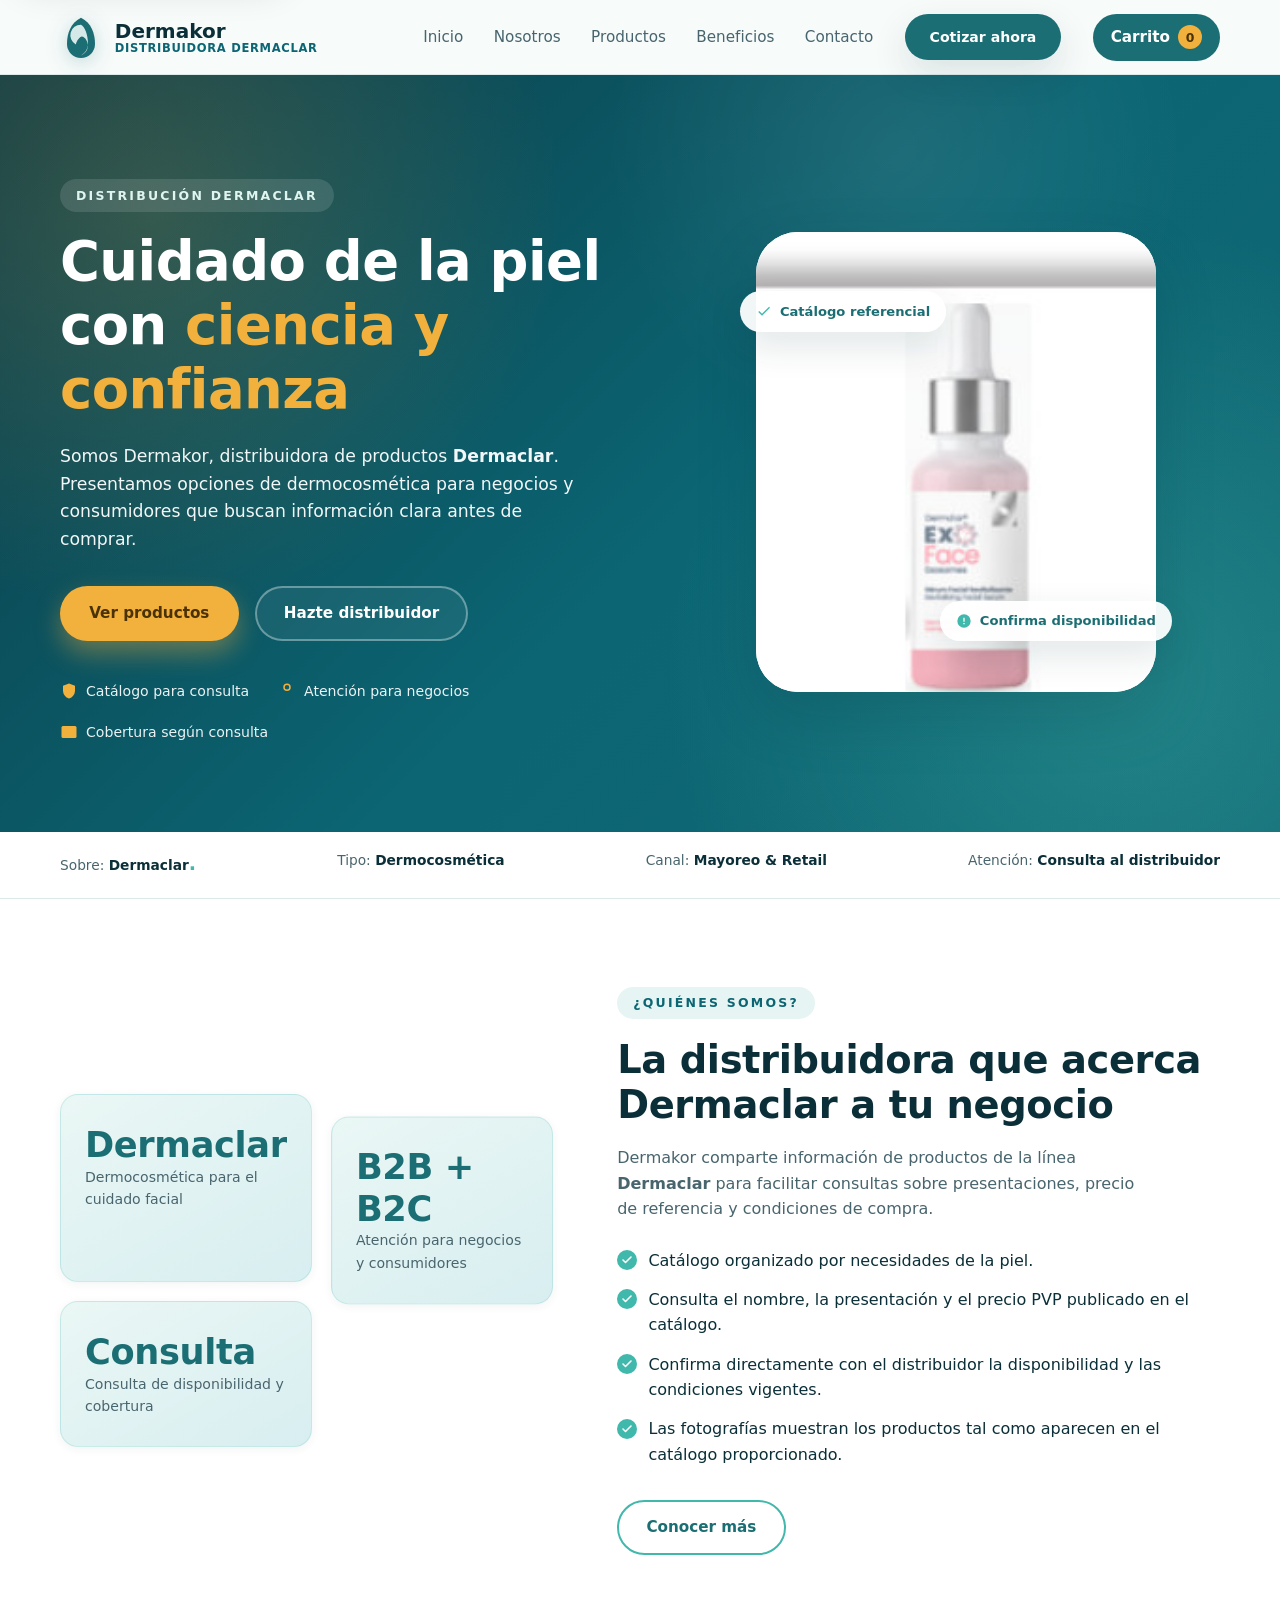
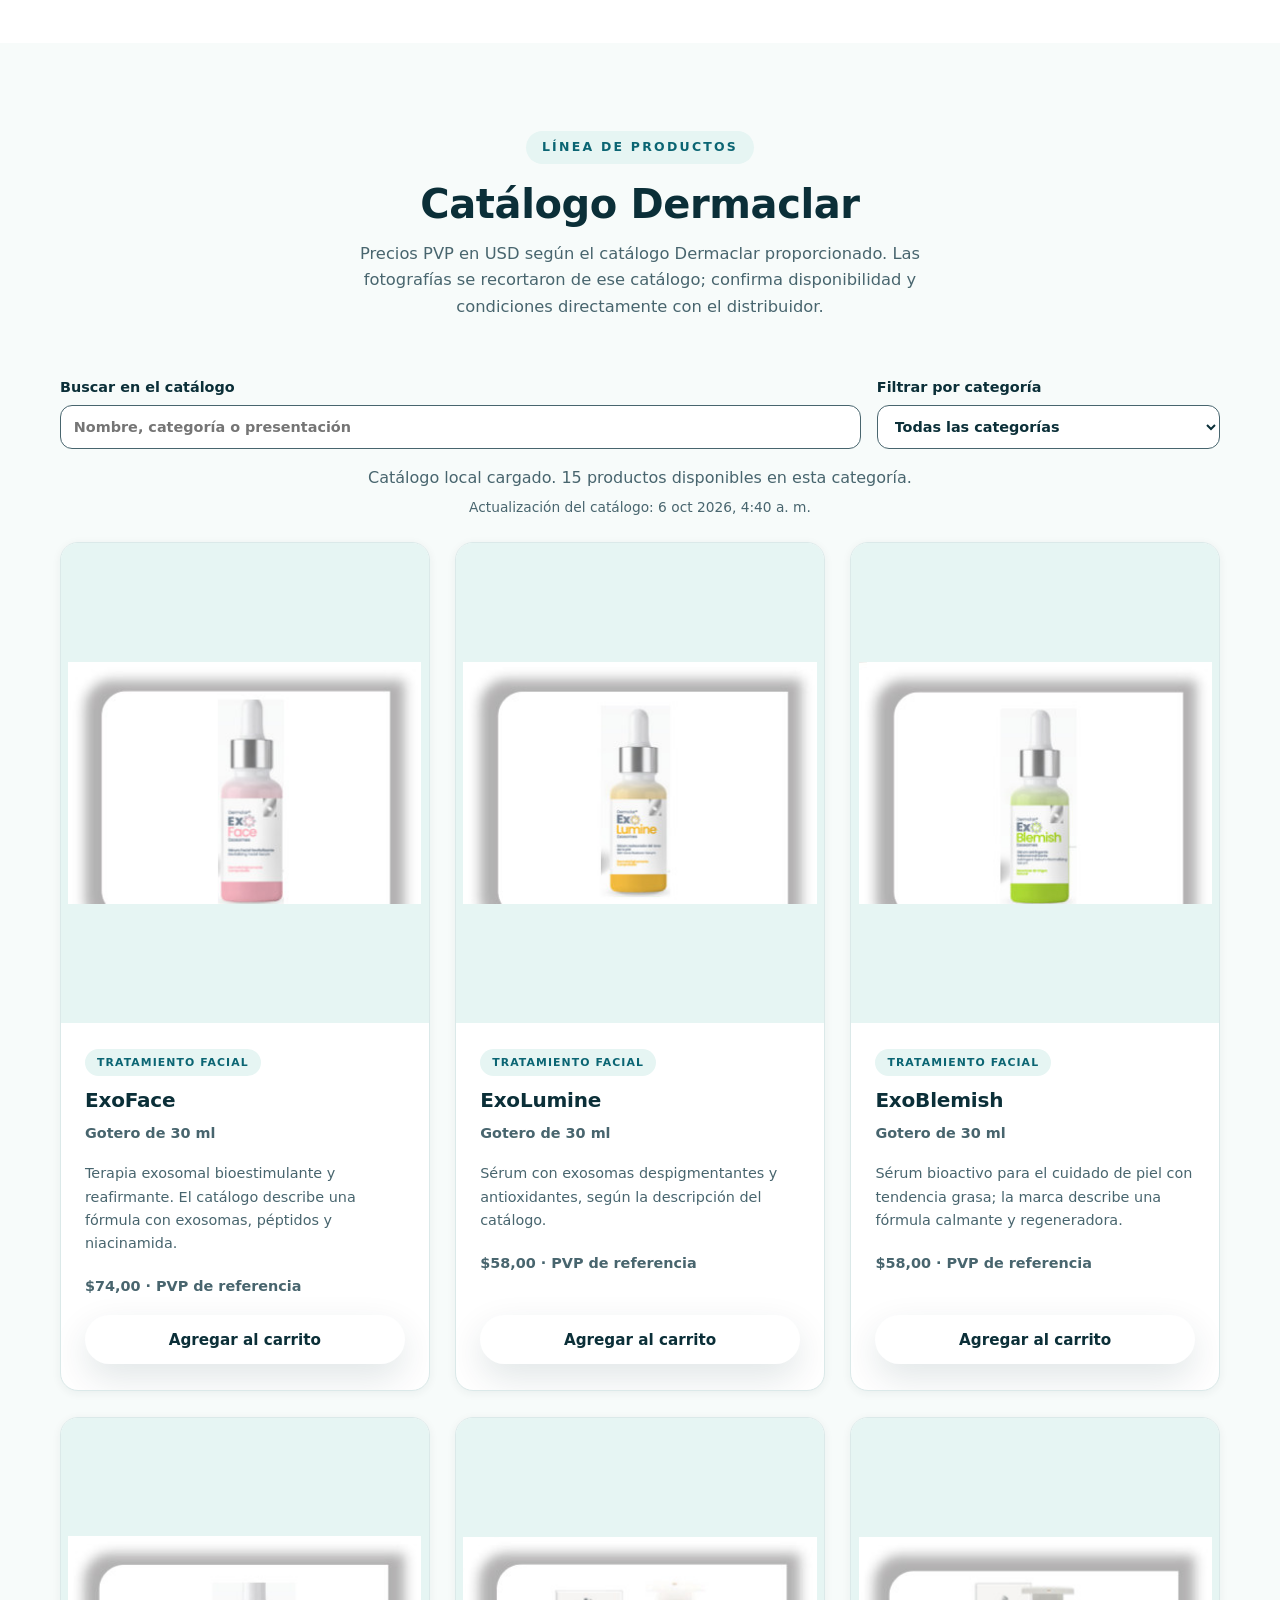
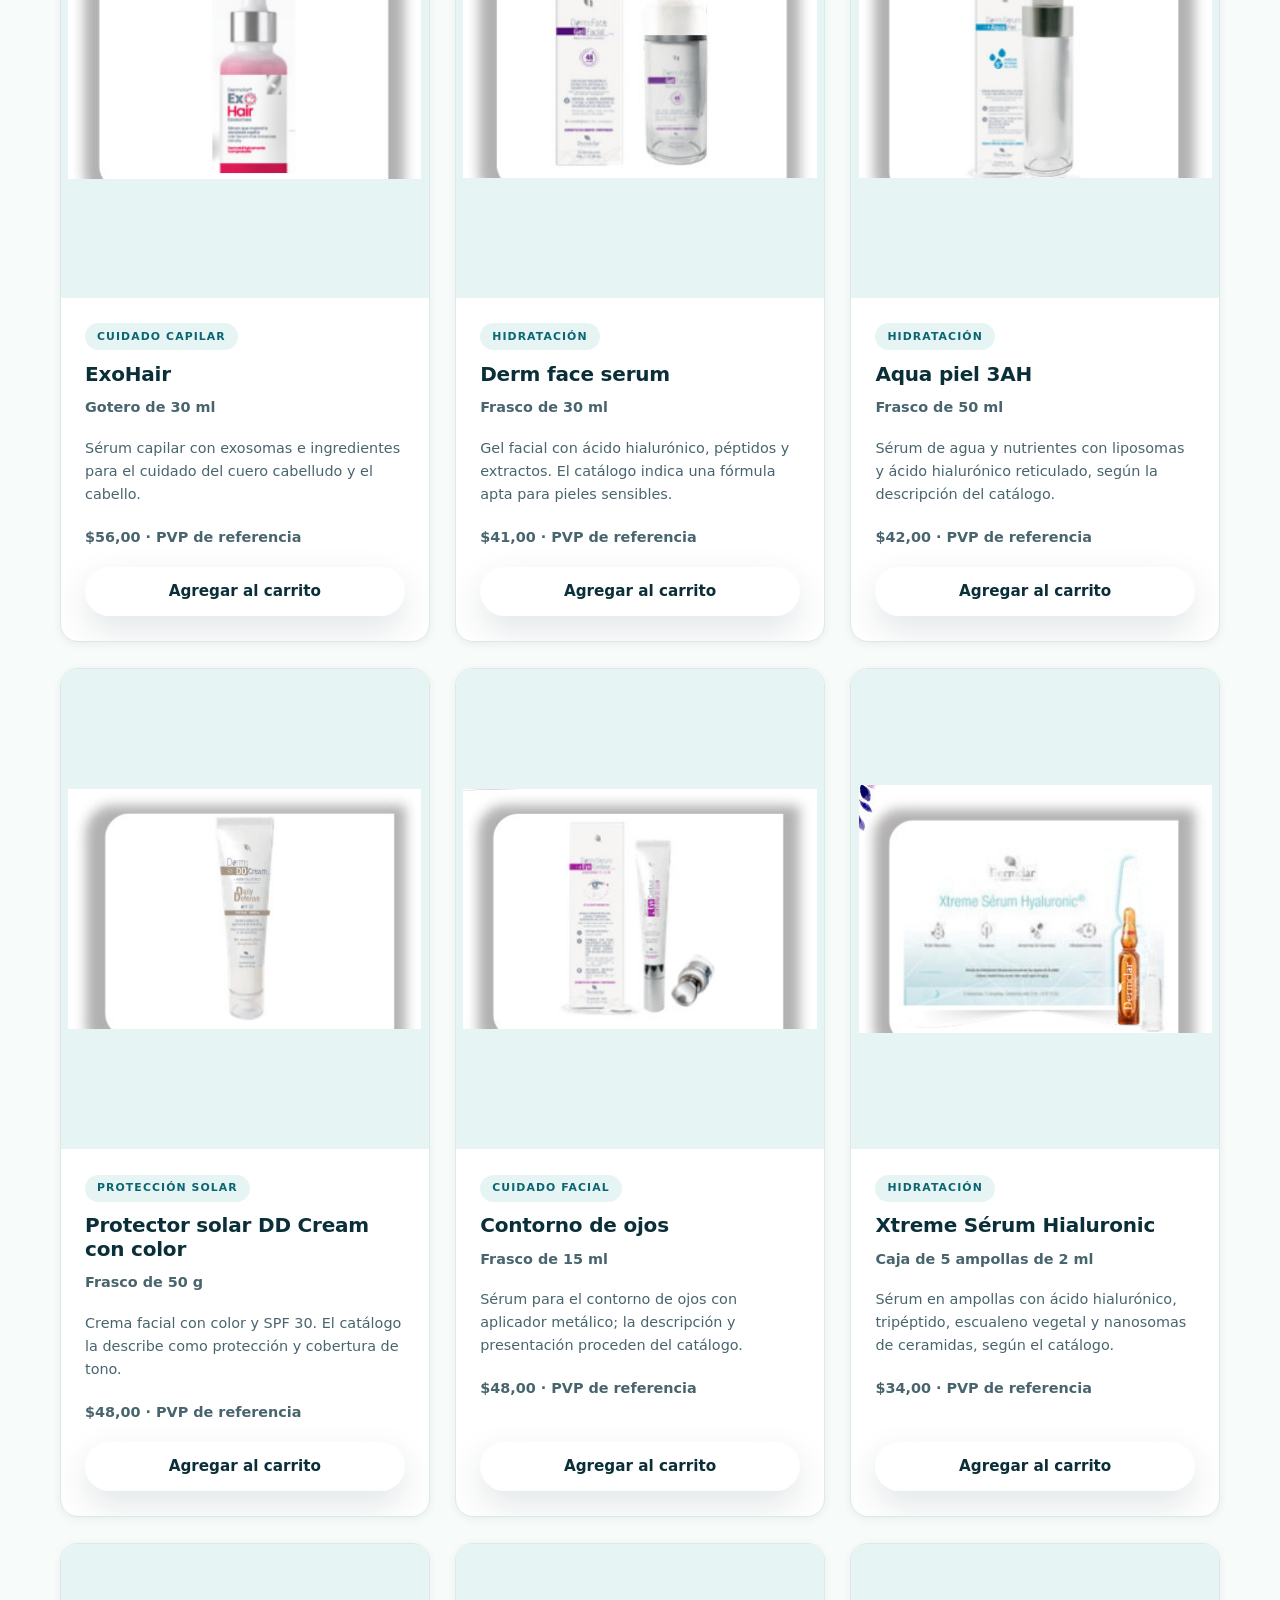
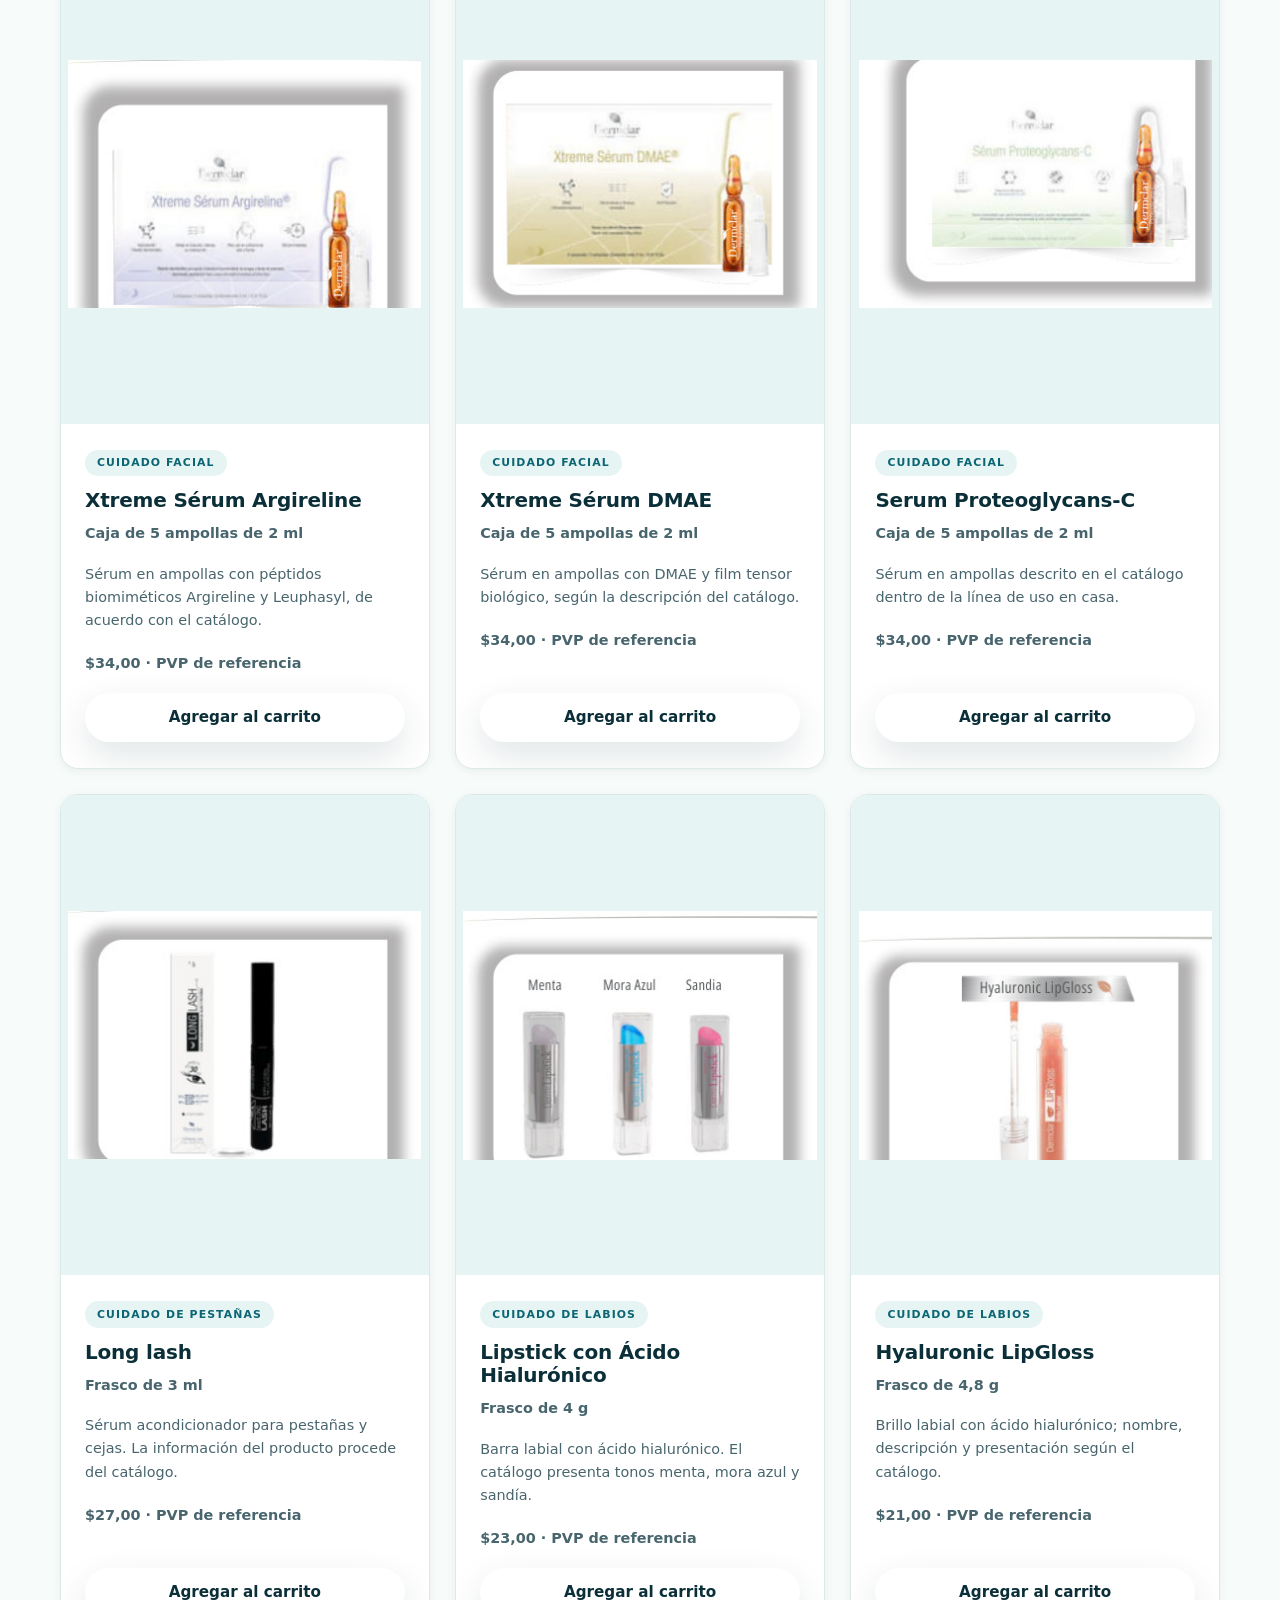
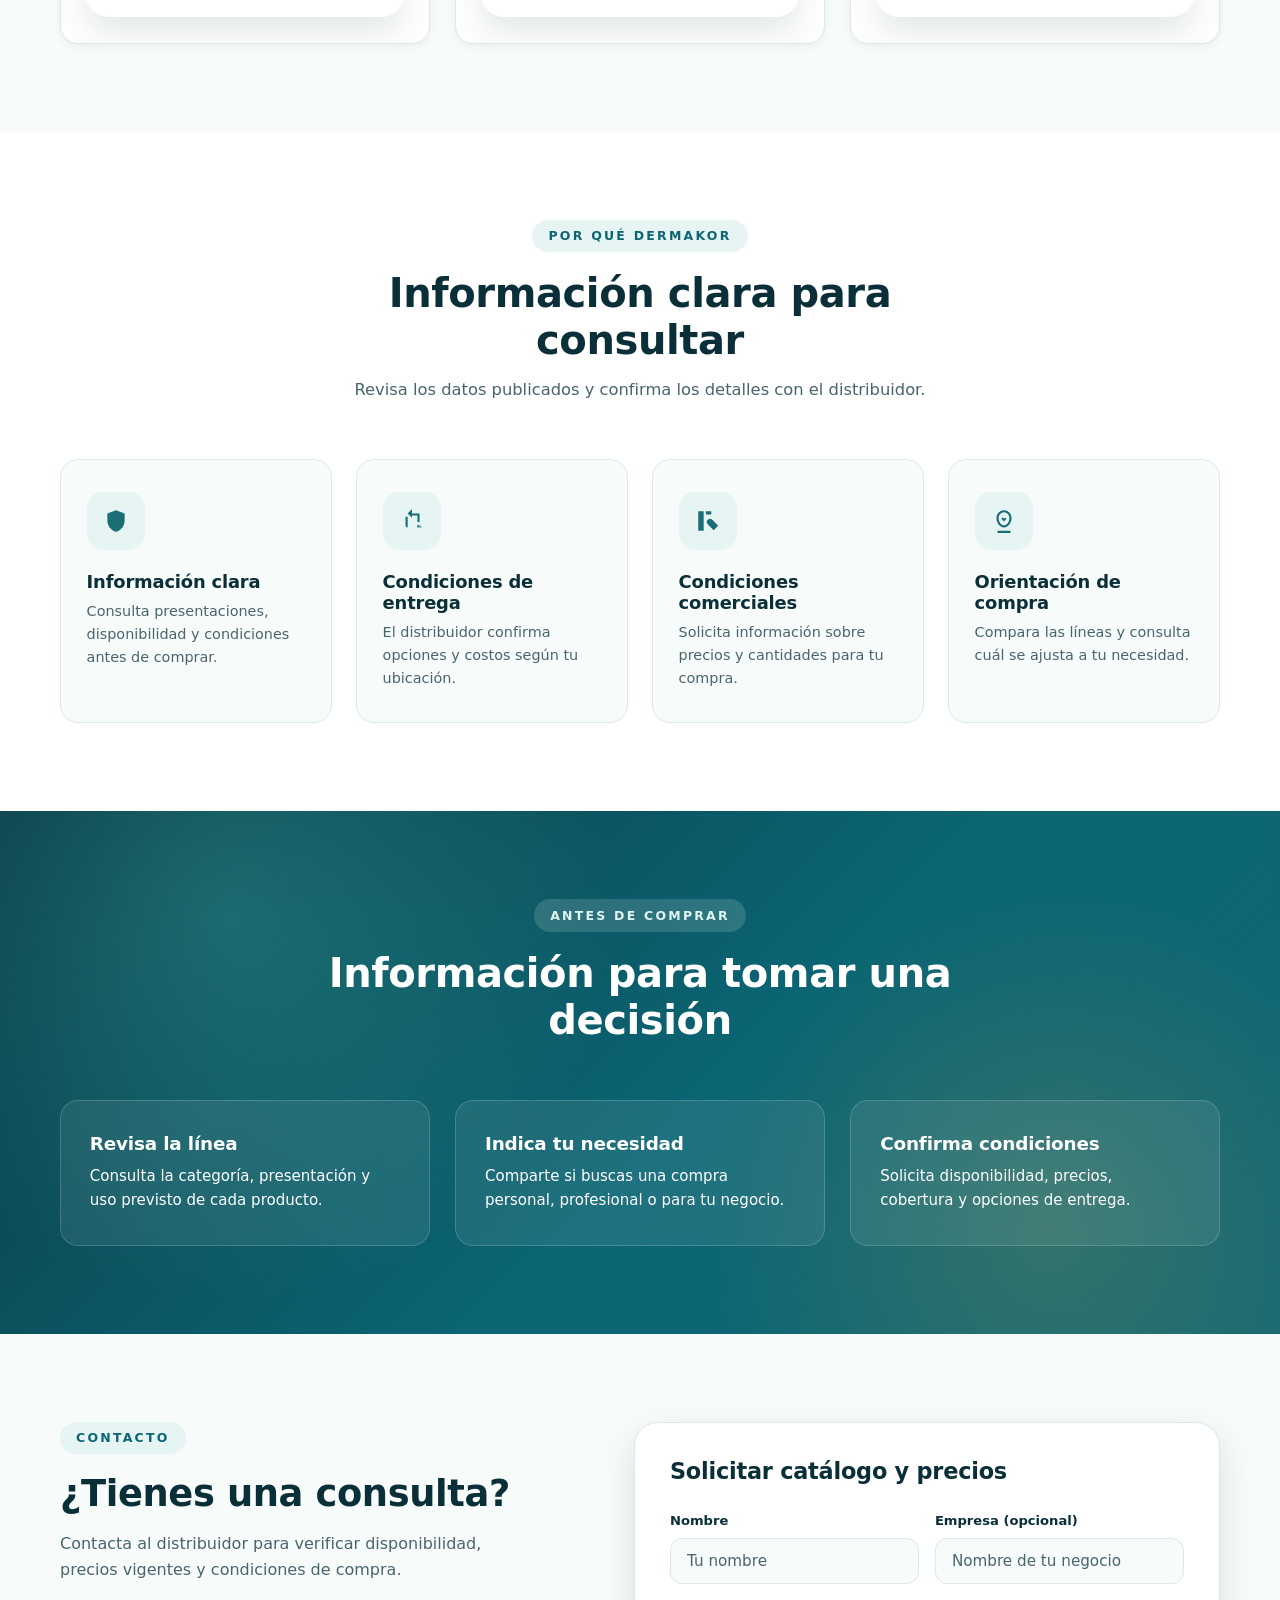
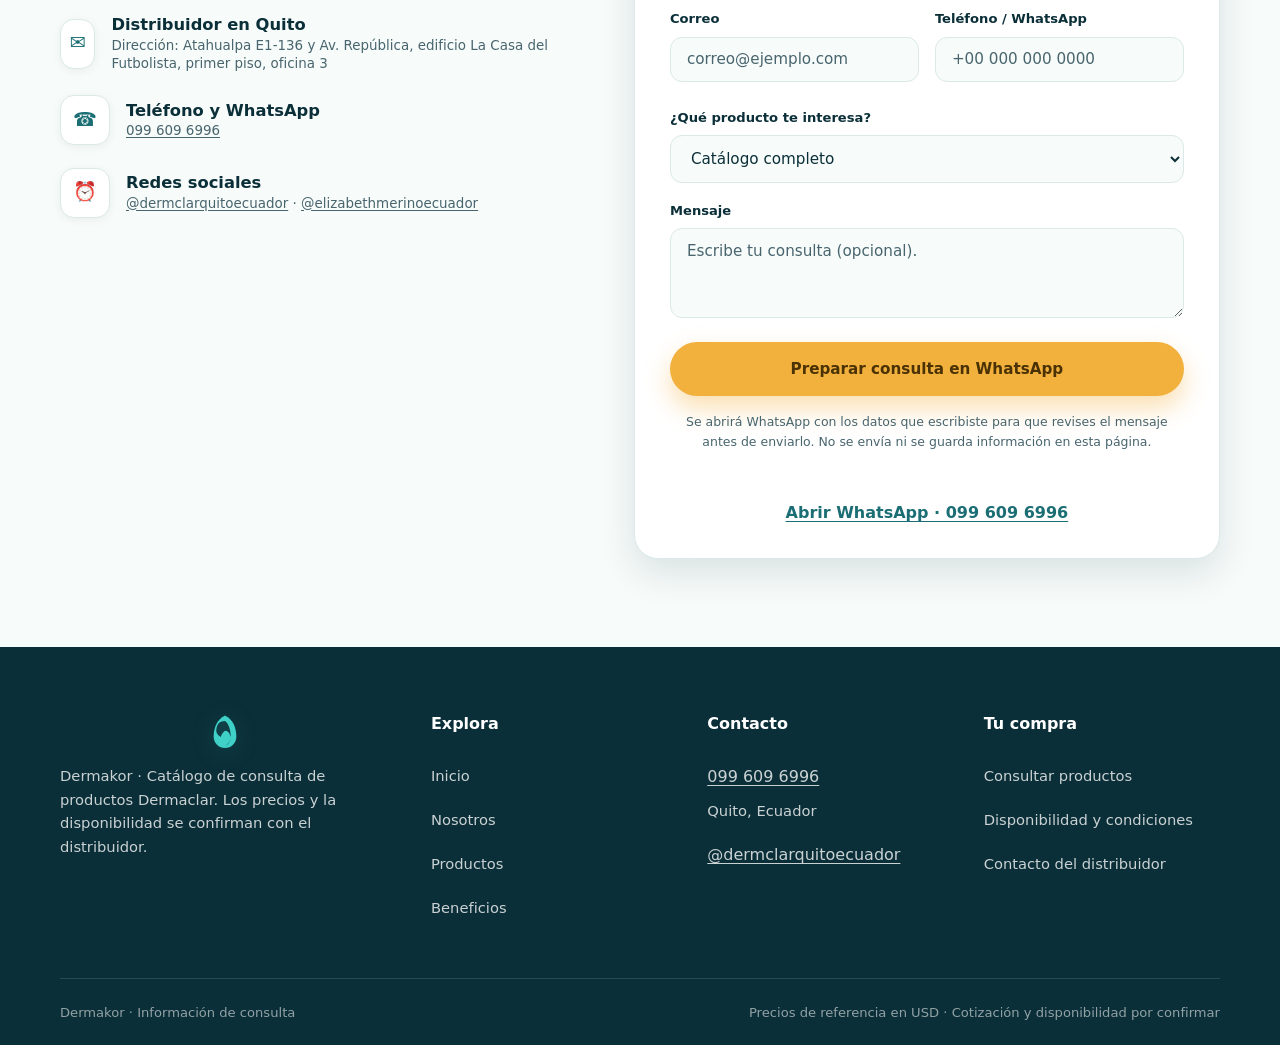
<file: index.html>
<!DOCTYPE html>
<html lang="es">
<head>
  <meta charset="UTF-8">
  <meta name="viewport" content="width=device-width, initial-scale=1.0">
  <title>Dermakor | Distribuidora de productos Dermaclar</title>
  <meta name="description" content="Catálogo de consulta y carrito de productos Dermaclar de Dermakor. Solicita una cotización directamente al distribuidor.">
  <link rel="icon" href="data:image/svg+xml,%3Csvg xmlns='http://www.w3.org/2000/svg' viewBox='0 0 48 48'%3E%3Cpath fill='%231b6e73' d='M24 2C12 8 8 20 8 32a16 16 0 0 0 32 0c0-12-4-24-16-30z'/%3E%3C/svg%3E">
  <link rel="stylesheet" href="assets/styles.css">
  <script src="js/script.js" defer></script>
</head>
<body>

  <a class="skip-link" href="#contenido">Saltar al contenido principal</a>

  <header class="site-header">
    <div class="container header-inner">
      <a href="#inicio" class="brand" aria-label="Dermakor inicio">
        <span class="brand-mark" aria-hidden="true">
          <svg viewBox="0 0 48 48" width="42" height="42" aria-hidden="true">
            <path fill="#1b6e73" d="M24 2C12 8 8 20 8 32a16 16 0 0 0 32 0c0-12-4-24-16-30z"/>
            <path fill="#eaf7f5" d="M24 10a12 12 0 0 0-6 22.5c1-3.5 2.7-6.2 5-8.2 1.3-1.2 3.4-.9 4.5.3 1 .7 1.9 1.6 2.5 2.7a12 12 0 0 1-6 17.7A16 16 0 0 0 32 32c0-11-3.7-19.4-8-22z" opacity=".9"/>
          </svg>
        </span>
        <span class="brand-text">
          <strong>Dermakor</strong>
          <small>Distribuidora Dermaclar</small>
        </span>
      </a>

      <button class="menu-toggle" type="button" aria-expanded="false" aria-controls="main-nav">
        <span class="visually-hidden">Abrir menú</span>
        <span aria-hidden="true"></span>
        <span aria-hidden="true"></span>
        <span aria-hidden="true"></span>
      </button>

      <nav class="main-nav" id="main-nav" aria-label="Navegación principal">
        <a href="#inicio">Inicio</a>
        <a href="#nosotros">Nosotros</a>
        <a href="#productos">Productos</a>
        <a href="#beneficios">Beneficios</a>
        <a href="#contacto">Contacto</a>
      </nav>

      <a href="#contacto" class="btn btn-primary header-cta">Cotizar ahora</a>
      <button class="btn cart-trigger" id="cart-open" type="button" aria-haspopup="dialog" aria-controls="cart-dialog">
        Carrito <span class="cart-count" id="cart-count" aria-label="0 artículos">0</span>
      </button>
    </div>
  </header>

  <main id="contenido">

    <!-- HERO -->
    <section class="hero" id="inicio">
      <div class="container hero-grid">
        <div class="hero-copy">
          <span class="eyebrow">Distribución Dermaclar</span>
          <h1>Cuidado de la piel con <span class="accent">ciencia y confianza</span></h1>
          <p>Somos Dermakor, distribuidora de productos <strong>Dermaclar</strong>. Presentamos opciones de dermocosmética para negocios y consumidores que buscan información clara antes de comprar.</p>
          <div class="hero-actions">
            <a href="#productos" class="btn btn-primary">Ver productos</a>
            <a href="#contacto" class="btn btn-ghost">Hazte distribuidor</a>
          </div>
          <ul class="hero-mini">
            <li><svg viewBox="0 0 24 24" width="18" height="18" aria-hidden="true"><path fill="currentColor" d="M12 2 4 5v6c0 5.5 3.4 9.7 8 11 4.6-1.3 8-5.5 8-11V5l-8-3z"/></svg> Catálogo para consulta</li>
            <li><svg viewBox="0 0 24 24" width="18" height="18" aria-hidden="true"><path fill="currentColor" d="M12 12a5 5 0 1 1 5-5 5 5 0 0 1-5 5zm0-8a3 3 0 1 0 3 3 3 3 0 0 0-3-3z"/></svg> Atención para negocios</li>
            <li><svg viewBox="0 0 24 24" width="18" height="18" aria-hidden="true"><path fill="currentColor" d="M20 4H4a2 2 0 0 0-2 2v12a2 2 0 0 0 2 2h16a2 2 0 0 0 2-2V6a2 2 0 0 0-2-2z"/></svg> Cobertura según consulta</li>
          </ul>
        </div>
        <figure class="hero-visual">
          <div class="card-skin">
            <img class="hero-image" src="assets/catalog-exoface.jpg" alt="Fotografía de ExoFace en el catálogo Dermaclar" width="357" height="245" loading="eager">
            <div class="float-chip chip-top">
              <svg viewBox="0 0 24 24" width="16" height="16"><path fill="currentColor" d="M9 16.2 4.8 12l-1.4 1.4L9 19 21 7l-1.4-1.4z"/></svg>
              Catálogo referencial
            </div>
            <div class="float-chip chip-bottom">
              <svg viewBox="0 0 24 24" width="16" height="16"><path fill="currentColor" d="M12 2a10 10 0 1 0 10 10A10 10 0 0 0 12 2zm1 15h-2v-2h2zm0-4h-2V7h2z"/></svg>
              Confirma disponibilidad
            </div>
          </div>
          <figcaption class="visually-hidden">Imagen de referencia para el catálogo Dermakor.</figcaption>
        </figure>
      </div>
    </section>

    <!-- MARQUES DE CONFIANZA -->
    <div class="trust-bar">
      <div class="container trust-inner">
        <span>Sobre: <strong>Dermaclar<span class="dot">.</span></strong></span>
        <span>Tipo: <strong>Dermocosmética</strong></span>
        <span>Canal: <strong>Mayoreo &amp; Retail</strong></span>
        <span>Atención: <strong>Consulta al distribuidor</strong></span>
      </div>
    </div>

    <!-- NOSOTROS -->
    <section class="about" id="nosotros">
      <div class="container about-grid">
        <div class="about-media">
          <div class="about-card">
            <h3>Dermaclar</h3>
            <p>Dermocosmética para el cuidado facial</p>
          </div>
          <div class="about-card">
            <h3>B2B + B2C</h3>
            <p>Atención para negocios y consumidores</p>
          </div>
          <div class="about-card">
            <h3>Consulta</h3>
            <p>Consulta de disponibilidad y cobertura</p>
          </div>
        </div>
        <div class="about-copy">
          <span class="eyebrow">¿Quiénes somos?</span>
          <h2>La distribuidora que acerca Dermaclar a tu negocio</h2>
          <p>Dermakor comparte información de productos de la línea <strong>Dermaclar</strong> para facilitar consultas sobre presentaciones, precio de referencia y condiciones de compra.</p>
          <ul class="check-list">
            <li>Catálogo organizado por necesidades de la piel.</li>
            <li>Consulta el nombre, la presentación y el precio PVP publicado en el catálogo.</li>
            <li>Confirma directamente con el distribuidor la disponibilidad y las condiciones vigentes.</li>
            <li>Las fotografías muestran los productos tal como aparecen en el catálogo proporcionado.</li>
          </ul>
          <a href="#contacto" class="btn btn-outline">Conocer más</a>
        </div>
      </div>
    </section>

    <!-- PRODUCTOS -->
    <section class="products" id="productos">
      <div class="container">
        <div class="section-head">
          <span class="eyebrow">Línea de productos</span>
          <h2>Catálogo Dermaclar</h2>
          <p>Precios PVP en USD según el catálogo Dermaclar proporcionado. Las fotografías se recortaron de ese catálogo; confirma disponibilidad y condiciones directamente con el distribuidor.</p>
        </div>

        <div class="catalog-tools">
          <label for="product-search">Buscar en el catálogo
            <input id="product-search" type="search" placeholder="Nombre, categoría o presentación">
          </label>
          <label for="category-filter">Filtrar por categoría
            <select id="category-filter" name="categoria">
              <option value="all">Todas las categorías</option>
            </select>
          </label>
        </div>
        <p class="catalog-status" id="catalog-status" role="status" aria-live="polite">Cargando catálogo...</p>
        <p class="catalog-meta">Actualización del catálogo: <time id="catalog-updated">Pendiente</time></p>
        <div class="product-grid" id="product-grid" aria-busy="true"></div>
      </div>
    </section>

    <script type="application/json" id="catalog-fallback">
      {
        "currency": "USD",
        "updatedAt": "2026-10-05T23:40:21-05:00",
        "source": "Catálogo Dermaclar 2026 facilitado en Util",
        "products": [
          {
            "id": "exoface-30ml",
            "name": "ExoFace", "category": "Tratamiento facial",
            "description": "Terapia exosomal bioestimulante y reafirmante. El catálogo describe una fórmula con exosomas, péptidos y niacinamida.",
            "size": "Gotero de 30 ml",
            "price": 74,
            "image": "assets/catalog-exoface.jpg",
            "imageAlt": "Fotografía de ExoFace en el catálogo Dermaclar, frasco con gotero rosado"
          },
          {
            "id": "exolumine-30ml",
            "name": "ExoLumine", "category": "Tratamiento facial",
            "description": "Sérum con exosomas despigmentantes y antioxidantes, según la descripción del catálogo.",
            "size": "Gotero de 30 ml", "price": 58,
            "image": "assets/catalog-exolumine.jpg",
            "imageAlt": "Fotografía de ExoLumine en el catálogo Dermaclar, frasco con gotero amarillo"
          },
          {
            "id": "exoblemish-30ml",
            "name": "ExoBlemish", "category": "Tratamiento facial",
            "description": "Sérum bioactivo para el cuidado de piel con tendencia grasa; la marca describe una fórmula calmante y regeneradora.",
            "size": "Gotero de 30 ml", "price": 58,
            "image": "assets/catalog-exoblemish.jpg",
            "imageAlt": "Fotografía de ExoBlemish en el catálogo Dermaclar, frasco con gotero verde"
          },
          {
            "id": "exohair-30ml",
            "name": "ExoHair", "category": "Cuidado capilar",
            "description": "Sérum capilar con exosomas e ingredientes para el cuidado del cuero cabelludo y el cabello.",
            "size": "Gotero de 30 ml", "price": 56,
            "image": "assets/catalog-exohair.jpg",
            "imageAlt": "Fotografía de ExoHair en el catálogo Dermaclar, frasco con gotero rosado"
          },
          {
            "id": "derm-face-serum-30ml",
            "name": "Derm face serum", "category": "Hidratación",
            "description": "Gel facial con ácido hialurónico, péptidos y extractos. El catálogo indica una fórmula apta para pieles sensibles.",
            "size": "Frasco de 30 ml", "price": 41,
            "image": "assets/catalog-derm-face-serum.jpg",
            "imageAlt": "Fotografía del Derm face serum y su caja en el catálogo Dermaclar"
          },
          {
            "id": "aqua-piel-3ah-50ml",
            "name": "Aqua piel 3AH", "category": "Hidratación",
            "description": "Sérum de agua y nutrientes con liposomas y ácido hialurónico reticulado, según la descripción del catálogo.",
            "size": "Frasco de 50 ml",
            "price": 42,
            "image": "assets/catalog-aqua-piel-3ah.jpg",
            "imageAlt": "Fotografía del frasco y la caja de Aqua piel 3AH en el catálogo Dermaclar"
          },
          {
            "id": "dd-cream-50gr",
            "name": "Protector solar DD Cream con color", "category": "Protección solar",
            "description": "Crema facial con color y SPF 30. El catálogo la describe como protección y cobertura de tono.",
            "size": "Frasco de 50 g", "price": 48,
            "image": "assets/catalog-dd-cream.jpg",
            "imageAlt": "Fotografía del protector solar DD Cream con color en el catálogo Dermaclar"
          },
          {
            "id": "contorno-ojos-15ml",
            "name": "Contorno de ojos", "category": "Cuidado facial",
            "description": "Sérum para el contorno de ojos con aplicador metálico; la descripción y presentación proceden del catálogo.",
            "size": "Frasco de 15 ml", "price": 48,
            "image": "assets/catalog-contorno-ojos.jpg",
            "imageAlt": "Fotografía del producto de contorno de ojos y su aplicador en el catálogo Dermaclar"
          },
          {
            "id": "xtreme-hialuronic-5x2ml",
            "name": "Xtreme Sérum Hialuronic", "category": "Hidratación",
            "description": "Sérum en ampollas con ácido hialurónico, tripéptido, escualeno vegetal y nanosomas de ceramidas, según el catálogo.",
            "size": "Caja de 5 ampollas de 2 ml", "price": 34,
            "image": "assets/catalog-xtreme-hialuronic.jpg",
            "imageAlt": "Fotografía de la caja y ampolla Xtreme Sérum Hialuronic en el catálogo Dermaclar"
          },
          {
            "id": "xtreme-argireline-5x2ml",
            "name": "Xtreme Sérum Argireline", "category": "Cuidado facial",
            "description": "Sérum en ampollas con péptidos biomiméticos Argireline y Leuphasyl, de acuerdo con el catálogo.",
            "size": "Caja de 5 ampollas de 2 ml", "price": 34,
            "image": "assets/catalog-xtreme-argireline.jpg",
            "imageAlt": "Fotografía de la caja y ampolla Xtreme Sérum Argireline en el catálogo Dermaclar"
          },
          {
            "id": "xtreme-dmae-5x2ml",
            "name": "Xtreme Sérum DMAE", "category": "Cuidado facial",
            "description": "Sérum en ampollas con DMAE y film tensor biológico, según la descripción del catálogo.",
            "size": "Caja de 5 ampollas de 2 ml", "price": 34,
            "image": "assets/catalog-xtreme-dmae.jpg",
            "imageAlt": "Fotografía de la caja y ampolla Xtreme Sérum DMAE en el catálogo Dermaclar"
          },
          {
            "id": "proteoglycans-c-5x2ml",
            "name": "Serum Proteoglycans-C", "category": "Cuidado facial",
            "description": "Sérum en ampollas descrito en el catálogo dentro de la línea de uso en casa.",
            "size": "Caja de 5 ampollas de 2 ml", "price": 34,
            "image": "assets/catalog-proteoglycans-c.jpg",
            "imageAlt": "Fotografía de la caja y ampolla Serum Proteoglycans-C en el catálogo Dermaclar"
          },
          {
            "id": "long-lash-3ml",
            "name": "Long lash", "category": "Cuidado de pestañas",
            "description": "Sérum acondicionador para pestañas y cejas. La información del producto procede del catálogo.",
            "size": "Frasco de 3 ml", "price": 27,
            "image": "assets/catalog-long-lash.jpg",
            "imageAlt": "Fotografía del sérum Long lash y su caja en el catálogo Dermaclar"
          },
          {
            "id": "lipstick-hialuronico-4g",
            "name": "Lipstick con Ácido Hialurónico", "category": "Cuidado de labios",
            "description": "Barra labial con ácido hialurónico. El catálogo presenta tonos menta, mora azul y sandía.",
            "size": "Frasco de 4 g", "price": 23,
            "image": "assets/catalog-lipstick-hialuronico.jpg",
            "imageAlt": "Fotografía de las tres presentaciones del lipstick con ácido hialurónico en el catálogo Dermaclar"
          },
          {
            "id": "hyaluronic-lipgloss-48ml",
            "name": "Hyaluronic LipGloss", "category": "Cuidado de labios",
            "description": "Brillo labial con ácido hialurónico; nombre, descripción y presentación según el catálogo.",
            "size": "Frasco de 4,8 g", "price": 21,
            "image": "assets/catalog-hyaluronic-lipgloss.jpg",
            "imageAlt": "Fotografía del envase de Hyaluronic LipGloss en el catálogo Dermaclar"
          }
        ]
      }
    </script>

    <template id="product-card-template">
      <article class="product-card">
        <img class="product-image" alt="" width="640" height="480" loading="lazy">
        <div class="product-body">
          <span class="tag"></span>
          <h3></h3>
          <p class="product-size"></p>
          <p class="product-description"></p>
          <p class="product-price"></p>
          <button class="btn btn-primary product-add" type="button">Agregar al carrito</button>
        </div>
      </article>
    </template>

    <template id="cart-row-template">
      <li class="cart-item">
        <img class="cart-item-image" alt="" width="96" height="96">
        <div class="cart-item-info">
          <h3></h3>
          <p class="cart-item-price"></p>
          <label class="quantity-label">Cantidad
            <input class="cart-quantity" type="number" min="1" max="99" step="1" inputmode="numeric">
          </label>
        </div>
        <button class="cart-remove" type="button">Eliminar</button>
      </li>
    </template>

    <dialog class="cart-dialog" id="cart-dialog" aria-labelledby="cart-title">
      <div class="cart-head">
        <h2 id="cart-title">Tu carrito</h2>
        <button class="icon-button" id="cart-close" type="button" aria-label="Cerrar carrito">&times;</button>
      </div>
      <p class="visually-hidden" id="cart-status" role="status" aria-live="polite"></p>
      <div id="cart-view">
        <p class="cart-empty" id="cart-empty">Aún no has agregado productos.</p>
        <ul class="cart-items" id="cart-items"></ul>
        <div class="cart-summary">
          <p><span>Subtotal productos</span><output id="cart-subtotal">$0,00</output></p>
          <p class="cart-shipping-note">Envío e impuestos: por confirmar con el distribuidor.</p>
          <p class="cart-total"><span>Total provisional</span><output id="cart-total">$0,00</output></p>
          <p class="cart-quote-note">El total no incluye envío ni impuestos y no confirma disponibilidad ni una compra.</p>
          <p class="cart-updated">Última actualización: <time id="cart-updated">Sin cambios</time></p>
          <button class="btn btn-primary cart-checkout" id="checkout-open" type="button">Continuar a datos de envío</button>
          <a class="btn btn-outline cart-quote" id="cart-quote" href="https://wa.me/593996096996" target="_blank" rel="noopener noreferrer">Consultar el carrito por WhatsApp</a>
          <p class="cart-quote-note">La consulta solo se prepara; debes revisar y enviar el mensaje desde WhatsApp.</p>
          <button class="btn btn-outline cart-clear" id="cart-clear" type="button">Vaciar carrito</button>
        </div>
      </div>

      <section class="checkout-view" id="checkout-view" aria-labelledby="checkout-title" hidden>
        <a class="checkout-back" href="#cart" id="checkout-back">← Volver al carrito</a>
        <ol class="checkout-progress" aria-label="Pasos de la solicitud">
          <li data-checkout-indicator="shipping" aria-current="step">1. Datos de envío</li>
          <li data-checkout-indicator="payment">2. Pago</li>
          <li data-checkout-indicator="confirmation">3. Confirmación</li>
        </ol>

        <div class="checkout-columns">
          <div class="checkout-main">
            <div class="checkout-step" id="checkout-step-shipping">
              <h3 id="checkout-title" tabindex="-1">Completa tu solicitud</h3>
              <p>Indica cómo contactarte y dónde consultar la entrega. El costo de envío aún no está calculado.</p>
              <div class="checkout-notice notice-error" id="shipping-error" role="alert" hidden></div>
              <form id="shipping-form" novalidate>
                <fieldset>
                  <legend>1. Contacto</legend>
                  <label for="shipping-email">Correo electrónico *</label>
                  <input id="shipping-email" name="email" type="email" autocomplete="email" required aria-invalid="false" aria-describedby="shipping-email-error">
                  <span class="field-error" id="shipping-email-error"></span>
                  <div class="field-row checkout-field-row">
                    <div>
                      <label for="shipping-first-name">Nombre *</label>
                      <input id="shipping-first-name" name="nombre" autocomplete="given-name" required aria-invalid="false" aria-describedby="shipping-first-name-error">
                      <span class="field-error" id="shipping-first-name-error"></span>
                    </div>
                    <div>
                      <label for="shipping-last-name">Apellidos *</label>
                      <input id="shipping-last-name" name="apellidos" autocomplete="family-name" required aria-invalid="false" aria-describedby="shipping-last-name-error">
                      <span class="field-error" id="shipping-last-name-error"></span>
                    </div>
                  </div>
                  <label for="shipping-phone">Teléfono / WhatsApp *</label>
                  <input id="shipping-phone" name="telefono" type="tel" autocomplete="tel" required aria-invalid="false" aria-describedby="shipping-phone-error">
                  <span class="field-error" id="shipping-phone-error"></span>
                </fieldset>
                <fieldset>
                  <legend>2. Dirección de envío</legend>
                  <label for="shipping-province">Provincia *</label>
                  <input id="shipping-province" name="provincia" autocomplete="address-level1" required aria-invalid="false" aria-describedby="shipping-province-error">
                  <span class="field-error" id="shipping-province-error"></span>
                  <div class="field-row checkout-field-row">
                    <div>
                      <label for="shipping-city">Ciudad *</label>
                      <input id="shipping-city" name="ciudad" autocomplete="address-level2" required aria-invalid="false" aria-describedby="shipping-city-error">
                      <span class="field-error" id="shipping-city-error"></span>
                    </div>
                    <div>
                      <label for="shipping-postal">Código postal</label>
                      <input id="shipping-postal" name="codigoPostal" autocomplete="postal-code" aria-invalid="false" aria-describedby="shipping-postal-error">
                      <span class="field-error" id="shipping-postal-error"></span>
                    </div>
                  </div>
                  <label for="shipping-street">Calle y número *</label>
                  <input id="shipping-street" name="calle" autocomplete="street-address" required aria-invalid="false" aria-describedby="shipping-street-error">
                  <span class="field-error" id="shipping-street-error"></span>
                  <label for="shipping-reference">Referencia (opcional)</label>
                  <input id="shipping-reference" name="referencia" aria-invalid="false" aria-describedby="shipping-reference-error">
                  <span class="field-error" id="shipping-reference-error"></span>
                </fieldset>
                <div class="shipping-note">
                  <strong>Envío: por calcular</strong>
                  <p>El distribuidor confirmará cobertura, opciones y costo cuando revise la dirección.</p>
                </div>
                <button class="btn btn-primary checkout-action" type="submit">Continuar al pago</button>
              </form>
            </div>

            <div class="checkout-step" id="checkout-step-payment" hidden>
              <button class="checkout-back" id="payment-back" type="button">← Volver a datos de envío</button>
              <h3 id="payment-title" tabindex="-1">Pago</h3>
              <p>Revisa la solicitud. Esta web de demostración no tiene pasarela de pago.</p>
              <div class="checkout-notice notice-warning" role="note">
                <strong>Prototipo educativo: no ingreses datos reales de tarjeta.</strong>
                <span>Ningún dato de pago se transmite ni se guarda, y no se realizará ningún cobro. Coordina el pago directamente con el distribuidor.</span>
              </div>
              <form id="payment-form" novalidate>
                <fieldset>
                  <legend>Método de pago</legend>
                  <label class="payment-option">
                    <input type="radio" name="metodoPago" value="coordinar" checked>
                    <span><strong>Coordinar con el distribuidor</strong><small>La forma de pago se confirma al solicitar la cotización.</small></span>
                  </label>
                  <div class="payment-demo-fields" id="payment-demo-fields">
                    <p>Campos ilustrativos de la referencia visual. Déjalos vacíos; no se necesitan para esta solicitud.</p>
                    <label for="demo-card-name">Titular de la tarjeta</label>
                    <input id="demo-card-name" name="demoTitular" autocomplete="off" aria-describedby="demo-card-note">
                    <label for="demo-card-number">Número de tarjeta</label>
                    <input id="demo-card-number" name="demoNumero" inputmode="numeric" autocomplete="off" aria-describedby="demo-card-note" maxlength="23">
                    <div class="field-row checkout-field-row">
                      <div>
                        <label for="demo-card-expiry">Fecha de caducidad</label>
                        <input id="demo-card-expiry" name="demoCaducidad" placeholder="MM/AA" autocomplete="off" aria-describedby="demo-card-note" maxlength="5">
                      </div>
                      <div>
                        <label for="demo-card-cvv">Código de seguridad</label>
                        <input id="demo-card-cvv" name="demoCvv" inputmode="numeric" autocomplete="off" aria-describedby="demo-card-note" maxlength="4">
                      </div>
                    </div>
                    <span class="checkout-privacy-note" id="demo-card-note">No escribas datos reales. Estos campos solo reproducen el diseño de la referencia y no participan en el flujo.</span>
                  </div>
                </fieldset>
                <div class="checkout-notice notice-info" id="payment-address-summary"></div>
                <button class="btn btn-primary checkout-action" type="submit">Revisar solicitud</button>
              </form>
            </div>

            <div class="checkout-step" id="checkout-step-confirmation" hidden>
              <h3 id="confirmation-title" tabindex="-1">Revisión antes de solicitar</h3>
              <p>Comprueba los productos y los datos antes de abrir WhatsApp.</p>
              <div class="review-panel">
                <h4>Productos</h4>
                <ul id="review-products"></ul>
                <h4>Datos de contacto y entrega</h4>
                <p id="review-address"></p>
                <a class="checkout-back" href="#shipping" id="review-edit-address">Editar datos de envío</a>
                <h4>Pago</h4>
                <p>Por coordinar con el distribuidor. No se ingresaron ni procesaron datos de tarjeta.</p>
                <div class="shipping-note">
                  <strong>Envío: por confirmar</strong>
                  <p>El costo no está incluido hasta que el distribuidor lo cotice.</p>
                </div>
                <p class="review-total">Subtotal de productos <output id="review-subtotal">$0,00</output></p>
                <p class="review-total">Total provisional <output id="review-total">$0,00</output></p>
                <p class="checkout-privacy-note">No es una compra confirmada. Al abrir WhatsApp se preparará un mensaje con los productos y los datos de contacto y entrega que ingresaste; tú decides si lo envías. Los datos de tarjeta no se incluyen.</p>
              </div>
              <div class="checkout-actions">
                <button class="btn btn-outline" id="review-back" type="button">Volver al pago</button>
                <a class="btn btn-primary checkout-action" id="checkout-whatsapp" href="https://wa.me/593996096996" target="_blank" rel="noopener noreferrer">Solicitar cotización por WhatsApp</a>
              </div>
              <p class="form-status" id="checkout-status" role="status" aria-live="polite"></p>
            </div>
          </div>

          <aside class="checkout-aside" aria-label="Resumen de productos">
            <h4>Resumen · <span id="checkout-item-count">0 artículos</span></h4>
            <ul class="checkout-summary-items" id="checkout-summary-items"></ul>
            <p><span>Subtotal productos</span><output id="checkout-subtotal">$0,00</output></p>
            <p><span>Envío</span><span>Por confirmar</span></p>
            <p class="review-total"><strong>Total provisional</strong><output id="checkout-total">$0,00</output></p>
            <a href="#cart" id="checkout-edit-cart">Editar carrito</a>
            <p class="checkout-privacy-note">Sin envío ni impuestos; importe final por confirmar.</p>
          </aside>
        </div>
      </section>
    </dialog>

    <!-- BENEFICIOS -->
    <section class="benefits" id="beneficios">
      <div class="container">
        <div class="section-head">
          <span class="eyebrow">Por qué Dermakor</span>
          <h2>Información clara para consultar</h2>
          <p>Revisa los datos publicados y confirma los detalles con el distribuidor.</p>
        </div>

        <div class="benefit-grid">
          <div class="benefit">
            <span class="benefit-icon" aria-hidden="true">
              <svg viewBox="0 0 24 24" width="26" height="26"><path fill="currentColor" d="M12 2 4 5v6c0 5.5 3.4 9.7 8 11 4.6-1.3 8-5.5 8-11V5l-8-3z"/></svg>
            </span>
            <h3>Información clara</h3>
            <p>Consulta presentaciones, disponibilidad y condiciones antes de comprar.</p>
          </div>
          <div class="benefit">
            <span class="benefit-icon" aria-hidden="true">
              <svg viewBox="0 0 24 24" width="26" height="26"><path fill="currentColor" d="M12 3v2h7v8h-2V7h-5v2l-4-4 4-4v2zm7 12v3H8a2 2 0 0 1-2-2V8h2v10h9v-3l4 4z"/></svg>
            </span>
            <h3>Condiciones de entrega</h3>
            <p>El distribuidor confirma opciones y costos según tu ubicación.</p>
          </div>
          <div class="benefit">
            <span class="benefit-icon" aria-hidden="true">
              <svg viewBox="0 0 24 24" width="26" height="26"><path fill="currentColor" d="M11.8 10.9a3 3 0 0 1 4.2 0l5.4 5.4-4.2 4.2-5.4-5.4a3 3 0 0 1 0-4.2zM3 21V3h5v18zM10 3h5v3h-5z"/></svg>
            </span>
            <h3>Condiciones comerciales</h3>
            <p>Solicita información sobre precios y cantidades para tu compra.</p>
          </div>
          <div class="benefit">
            <span class="benefit-icon" aria-hidden="true">
              <svg viewBox="0 0 24 24" width="26" height="26"><path fill="currentColor" d="M12 2a7 7 0 0 1 7 7c0 5-3.5 9-7 9s-7-4-7-9a7 7 0 0 1 7-7zm0 2a5 5 0 0 0-5 5c0 4.2 2.4 6.8 5 7 2.6-.2 5-2.8 5-7a5 5 0 0 0-5-5zm-1 4.5L9.5 10 12 12.5l2.5-2.5L13 9l-1 1zM6 21h12v2H6z"/></svg>
            </span>
            <h3>Orientación de compra</h3>
            <p>Compara las líneas y consulta cuál se ajusta a tu necesidad.</p>
          </div>
        </div>
      </div>
    </section>

    <!-- INFORMACION DE COMPRA -->
    <section class="service-notes">
      <div class="container">
        <div class="section-head light">
          <span class="eyebrow light">Antes de comprar</span>
          <h2>Información para tomar una decisión</h2>
        </div>
        <div class="service-note-grid">
          <article class="service-note">
            <h3>Revisa la línea</h3>
            <p>Consulta la categoría, presentación y uso previsto de cada producto.</p>
          </article>
          <article class="service-note">
            <h3>Indica tu necesidad</h3>
            <p>Comparte si buscas una compra personal, profesional o para tu negocio.</p>
          </article>
          <article class="service-note">
            <h3>Confirma condiciones</h3>
            <p>Solicita disponibilidad, precios, cobertura y opciones de entrega.</p>
          </article>
        </div>
      </div>
    </section>

    <!-- CONTACTO -->
    <section class="contact" id="contacto">
      <div class="container contact-grid">
        <div class="contact-info">
          <span class="eyebrow">Contacto</span>
          <h2>¿Tienes una consulta?</h2>
          <p>Contacta al distribuidor para verificar disponibilidad, precios vigentes y condiciones de compra.</p>
          <ul class="contact-list">
            <li>
              <span class="c-icon" aria-hidden="true">&#9993;</span>
              <div><strong>Distribuidor en Quito</strong><small>Dirección: Atahualpa E1-136 y Av. República, edificio La Casa del Futbolista, primer piso, oficina 3</small></div>
            </li>
            <li>
              <span class="c-icon" aria-hidden="true">&#9742;</span>
              <div><strong>Teléfono y WhatsApp</strong><small><a href="tel:+593996096996">099 609 6996</a></small></div>
            </li>
            <li>
              <span class="c-icon" aria-hidden="true">&#9200;</span>
              <div><strong>Redes sociales</strong><small><a href="https://www.instagram.com/dermclarquitoecuador/" target="_blank" rel="noopener noreferrer">@dermclarquitoecuador</a> · <a href="https://www.instagram.com/elizabethmerinoecuador/" target="_blank" rel="noopener noreferrer">@elizabethmerinoecuador</a></small></div>
            </li>
          </ul>
        </div>
        <form class="contact-form" action="#" method="post" novalidate>
          <h3>Solicitar catálogo y precios</h3>
          <div class="field-row">
            <label>Nombre<input id="contact-name" type="text" name="nombre" autocomplete="name" aria-invalid="false" aria-describedby="contact-name-error" placeholder="Tu nombre" required><span class="field-error" id="contact-name-error"></span></label>
            <label>Empresa (opcional)<input id="contact-company" type="text" name="empresa" autocomplete="organization" aria-invalid="false" aria-describedby="contact-company-error" placeholder="Nombre de tu negocio"><span class="field-error" id="contact-company-error"></span></label>
          </div>
          <div class="field-row">
            <label>Correo<input id="contact-email" type="email" name="correo" autocomplete="email" aria-invalid="false" aria-describedby="contact-email-error" placeholder="correo@ejemplo.com" required><span class="field-error" id="contact-email-error"></span></label>
            <label>Teléfono / WhatsApp<input id="contact-phone" type="tel" name="telefono" autocomplete="tel" aria-invalid="false" aria-describedby="contact-phone-error" placeholder="+00 000 000 0000"><span class="field-error" id="contact-phone-error"></span></label>
          </div>
          <label for="contact-line">¿Qué producto te interesa?
            <select id="contact-line" name="producto">
              <option value="Catálogo completo">Catálogo completo</option>
            </select>
          </label>
          <label for="contact-message">Mensaje<textarea id="contact-message" name="mensaje" rows="3" maxlength="500" placeholder="Escribe tu consulta (opcional)."></textarea></label>
          <button class="btn btn-primary" type="submit">Preparar consulta en WhatsApp</button>
          <p class="form-note">Se abrirá WhatsApp con los datos que escribiste para que revises el mensaje antes de enviarlo. No se envía ni se guarda información en esta página.</p>
          <p class="form-status" id="contact-status" role="status" aria-live="polite"></p>
          <a class="whatsapp-link" href="https://wa.me/593996096996" target="_blank" rel="noopener noreferrer">Abrir WhatsApp · 099 609 6996</a>
        </form>
      </div>
    </section>

  </main>

  <footer class="site-footer">
    <div class="container footer-grid">
      <div class="footer-brand">
        <span class="brand-mark brand-mark-small" aria-hidden="true">
          <svg viewBox="0 0 48 48" width="34" height="34" aria-hidden="true">
            <path fill="#3fd0c7" d="M24 2C12 8 8 20 8 32a16 16 0 0 0 32 0c0-12-4-24-16-30z"/>
            <path fill="#0b2f38" d="M24 10a12 12 0 0 0-6 22.5c1-3.5 2.7-6.2 5-8.2 1.3-1.2 3.4-.9 4.5.3 1 .7 1.9 1.6 2.5 2.7a12 12 0 0 1-6 17.7A16 16 0 0 0 32 32c0-11-3.7-19.4-8-22z" opacity=".9"/>
          </svg>
        </span>
        <p>Dermakor · Catálogo de consulta de productos Dermaclar. Los precios y la disponibilidad se confirman con el distribuidor.</p>
      </div>
      <nav class="footer-nav" aria-label="Mapa del sitio">
        <strong>Explora</strong>
        <a href="#inicio">Inicio</a>
        <a href="#nosotros">Nosotros</a>
        <a href="#productos">Productos</a>
        <a href="#beneficios">Beneficios</a>
      </nav>
      <div class="footer-contact">
        <strong>Contacto</strong>
        <a href="tel:+593996096996">099 609 6996</a>
        <span>Quito, Ecuador</span>
        <a href="https://www.instagram.com/dermclarquitoecuador/" target="_blank" rel="noopener noreferrer">@dermclarquitoecuador</a>
      </div>
      <div class="footer-legal">
        <strong>Tu compra</strong>
        <a href="#productos">Consultar productos</a>
        <a href="#contacto">Disponibilidad y condiciones</a>
        <a href="#contacto">Contacto del distribuidor</a>
      </div>
    </div>
    <div class="container footer-base">
      <span>Dermakor · Información de consulta</span>
      <span>Precios de referencia en USD · Cotización y disponibilidad por confirmar</span>
    </div>
  </footer>

</body>
</html>
</file>
<file: assets/styles.css>
/* ============================================================
   DERMAKOR · Distribuidora Dermaclar
   Hoja de estilos principal
   ============================================================ */

:root {
  /* Paleta Dermaclar */
  --mint: #40b8ac;
  --mint-deep: #1b6e73;
  --mint-soft: #e6f5f3;
  --teal-ink: #0b2f38;
  --sea: #0b6573;
  --slate: #48656e;
  --line: #dbe9e9;
  --cream: #f7fbfa;
  --sunny: #f2b03d;
  --coral: #e9845f;

  --white: #ffffff;

  --grad-hero: linear-gradient(135deg, #0b3b46 0%, #0b6573 55%, #126874 100%);
  --grad-card: linear-gradient(150deg, #eaf7f5 0%, #d8eef0 100%);

  --shadow-sm: 0 2px 10px rgba(11, 47, 56, .06);
  --shadow-md: 0 14px 36px rgba(11, 47, 56, .12);
  --shadow-lg: 0 24px 60px rgba(11, 47, 56, .18);

  --radius: 18px;
  --radius-sm: 12px;

  --font-body: 'Inter', system-ui, -apple-system, Segoe UI, Roboto, sans-serif;
  --font-display: 'Poppins', 'Inter', system-ui, sans-serif;
}

* { margin: 0; padding: 0; box-sizing: border-box; }

html { scroll-behavior: smooth; scroll-padding-top: 88px; }

body {
  font-family: var(--font-body);
  color: var(--teal-ink);
  background: var(--cream);
  line-height: 1.6;
  font-size: 16px;
  -webkit-font-smoothing: antialiased;
}

main { scroll-margin-top: 88px; }

img, svg { display: block; max-width: 100%; }
a { color: inherit; text-decoration: none; }

.skip-link {
  position: fixed;
  top: -70px;
  left: 1rem;
  z-index: 100;
  padding: .7rem 1.3rem;
  background: var(--mint-deep);
  color: var(--white);
  font-family: var(--font-display);
  font-weight: 600;
  font-size: .9rem;
  border-radius: 999px;
  box-shadow: var(--shadow-md);
  transition: top .18s ease;
}
.skip-link:focus-visible { top: 1rem; }

a:focus-visible,
button:focus-visible {
  outline: 3px solid var(--teal-ink);
  outline-offset: 3px;
  border-radius: 4px;
}
.hero a:focus-visible { outline-color: var(--white); }
.skip-link:focus-visible,
.site-footer a:focus-visible { outline-color: var(--white); }

.visually-hidden {
  position: absolute;
  width: 1px;
  height: 1px;
  padding: 0;
  margin: -1px;
  overflow: hidden;
  clip: rect(0, 0, 0, 0);
  white-space: nowrap;
  border: 0;
}

.container {
  width: min(1160px, 92%);
  margin-inline: auto;
}

h1, h2, h3 { font-family: var(--font-display); line-height: 1.18; letter-spacing: -.01em; }

/* ---------- Botones ---------- */
.btn {
  display: inline-flex;
  align-items: center;
  justify-content: center;
  gap: .5rem;
  padding: .85rem 1.7rem;
  border-radius: 999px;
  font-family: var(--font-display);
  font-weight: 600;
  font-size: .95rem;
  border: 2px solid transparent;
  cursor: pointer;
  transition: transform .18s ease, box-shadow .18s ease, background .18s ease, color .18s ease;
}
.btn:active { transform: scale(.97); }

.btn-primary { background: var(--white); color: var(--teal-ink); box-shadow: var(--shadow-md); }
.btn-primary:hover { background: var(--mint-soft); }

.hero .btn-primary, .product-card-cta .btn-primary, .contact-form .btn-primary { background: var(--sunny); color: #4a3205; box-shadow: 0 12px 26px rgba(242, 176, 61, .4); }
.hero .btn-primary:hover { background: #f7bc55; }

.btn-ghost { background: rgba(255,255,255,.06); color: var(--white); border-color: rgba(255,255,255,.35); backdrop-filter: blur(2px); }
.btn-ghost:hover { background: rgba(255,255,255,.16); }

.btn-outline { background: transparent; color: var(--mint-deep); border-color: var(--mint); }
.btn-outline:hover { background: var(--mint-soft); }

/* ---------- Eyebrow ---------- */
.eyebrow {
  display: inline-block;
  font-family: var(--font-display);
  font-weight: 600;
  font-size: .78rem;
  letter-spacing: .18em;
  text-transform: uppercase;
  color: var(--sea);
  background: var(--mint-soft);
  padding: .4rem 1rem;
  border-radius: 999px;
  margin-bottom: 1.1rem;
}
.accent { color: var(--sunny); }

/* ============================================================
   HEADER
   ============================================================ */
.site-header {
  position: sticky;
  top: 0;
  z-index: 50;
  background: rgba(247, 251, 250, .85);
  backdrop-filter: blur(10px);
  border-bottom: 1px solid var(--line);
}

.header-inner {
  position: relative;
  display: flex;
  align-items: center;
  gap: 2rem;
  padding-block: .85rem;
}

.menu-toggle {
  display: none;
  width: 2.75rem;
  height: 2.75rem;
  padding: .65rem;
  border: 1px solid var(--line);
  border-radius: var(--radius-sm);
  background: var(--white);
  color: var(--mint-deep);
  cursor: pointer;
}
.menu-toggle > span:not(.visually-hidden) {
  display: block;
  height: 2px;
  margin-block: 4px;
  background: currentColor;
  border-radius: 2px;
}

.brand { display: flex; align-items: center; gap: .8rem; margin-right: auto; }
.brand-mark { display: grid; place-items: center; filter: drop-shadow(0 4px 10px rgba(27,110,115,.25)); }
.brand-text { display: flex; flex-direction: column; line-height: 1.1; }
.brand-text strong { font-family: var(--font-display); font-weight: 700; font-size: 1.25rem; color: var(--teal-ink); }
.brand-text small { font-size: .72rem; letter-spacing: .06em; text-transform: uppercase; color: var(--sea); font-weight: 600; }

.main-nav { display: flex; gap: 1.9rem; }
.main-nav a { font-weight: 500; font-size: .95rem; color: var(--slate); position: relative; padding-block: .25rem; }
.main-nav a::after {
  content: "";
  position: absolute;
  left: 0; bottom: -2px;
  width: 0; height: 2px;
  background: var(--mint);
  border-radius: 2px;
  transition: width .2s ease;
}
.main-nav a:hover { color: var(--mint-deep); }
.main-nav a:hover::after { width: 100%; }

.header-cta { padding: .6rem 1.4rem; font-size: .88rem; }
.header-cta.btn-primary { background: var(--mint-deep); color: var(--white); }
.header-cta.btn-primary:hover { background: var(--sea); }

/* ============================================================
   HERO
   ============================================================ */
.hero { background: var(--grad-hero); color: var(--white); position: relative; overflow: hidden; }
.hero::before {
  content: "";
  position: absolute; inset: 0;
  background:
    radial-gradient(circle at 12% 18%, rgba(242,176,61,.18), transparent 32%),
    radial-gradient(circle at 88% 80%, rgba(64,184,172,.35), transparent 36%),
    radial-gradient(circle at 70% 10%, rgba(255,255,255,.08), transparent 26%);
  pointer-events: none;
}

.hero-grid {
  position: relative;
  display: grid;
  grid-template-columns: 1.05fr .95fr;
  gap: 3rem;
  align-items: center;
  padding-block: 6.5rem 5.5rem;
}

.hero-copy .eyebrow { background: rgba(255,255,255,.12); color: #dff5f0; }
.hero-copy h1 { font-size: clamp(2.1rem, 4.6vw, 3.4rem); font-weight: 800; margin-bottom: 1.3rem; }
.hero-copy p { font-size: 1.08rem; color: rgba(255,255,255,.95); max-width: 34rem; }

.hero-actions { display: flex; gap: 1rem; flex-wrap: wrap; margin-top: 2rem; }

.hero-mini { list-style: none; display: flex; flex-wrap: wrap; gap: 1.2rem 1.8rem; margin-top: 2.4rem; }
.hero-mini li { display: flex; align-items: center; gap: .5rem; font-size: .88rem; color: rgba(255,255,255,.92); font-weight: 500; }
.hero-mini svg { color: var(--sunny); }

/* Caja visual */
.hero-visual { display: grid; place-items: center; }

.card-skin {
  position: relative;
  width: min(400px, 100%);
  aspect-ratio: 4 / 4.6;
  background: var(--grad-card);
  border-radius: 42px;
  box-shadow: var(--shadow-lg), inset 0 0 0 1px rgba(255,255,255,.6);
  display: grid;
  place-items: center;
}

.hero-image {
  position: absolute;
  inset: 0;
  width: 100%;
  height: 100%;
  object-fit: cover;
  border-radius: inherit;
  opacity: 1;
}

.tube {
    position: relative;
    z-index: 1;
  width: 132px;
  filter: drop-shadow(0 22px 26px rgba(11,47,56,.28));
  animation: bob 5s ease-in-out infinite;
}
.tube-cap {
  width: 100%; height: 40px;
  background: linear-gradient(180deg, #e9f4f3, #cfe8e6);
  border-radius: 14px 14px 6px 6px;
}
.tube-body {
  height: 240px;
  background: linear-gradient(165deg, #ffffff, #eef7f5 60%, #d5edeb);
  border-radius: 10px 10px 28px 28px;
  padding: 1rem 1.1rem;
  display: flex; flex-direction: column; align-items: center; text-align: center;
  border: 2px solid rgba(27,110,115,.12);
}
.tube-body span { font-family: var(--font-display); font-weight: 800; font-size: 1.05rem; color: var(--mint-deep); margin-top: .4rem; letter-spacing: .02em; }
.tube-body small { font-size: .66rem; letter-spacing: .12em; text-transform: uppercase; color: var(--sea); font-weight: 600; margin-top: .15rem; }
.tube-body::after {
  content: "";
  width: 56px; height: 56px;
  margin-top: 1.4rem;
  border-radius: 50%;
  background: radial-gradient(circle at 32% 28%, #8fe0d8, #2f9b95 70%);
  box-shadow: inset -6px -8px 14px rgba(0,0,0,.15), 0 6px 14px rgba(27,110,115,.35);
}

@keyframes bob { 0%,100% { transform: translateY(0); } 50% { transform: translateY(-12px); } }

.float-chip {
  position: absolute;
  display: flex; align-items: center; gap: .5rem;
  background: rgba(255,255,255,.94);
  font-size: .82rem; font-weight: 600;
  padding: .6rem 1rem;
  border-radius: 999px;
  box-shadow: var(--shadow-md);
  color: var(--mint-deep);
}

.whatsapp-link {
  display: block;
  margin-top: .8rem;
  color: var(--mint-deep);
  font-weight: 600;
  text-align: center;
  text-decoration: underline;
  text-underline-offset: .2em;
}
.float-chip svg { color: var(--mint); }
.chip-top { top: 13%; left: -4%; }
.chip-bottom { bottom: 11%; right: -4%; animation: bob 5s ease-in-out infinite; animation-delay: 1.2s; }

/* ============================================================
   TRUST BAR
   ============================================================ */
.trust-bar { background: var(--white); border-bottom: 1px solid var(--line); }
.trust-inner { display: flex; flex-wrap: wrap; justify-content: space-between; gap: .6rem 2rem; padding-block: 1.1rem; font-size: .86rem; color: var(--slate); }
.trust-inner strong { color: var(--teal-ink); font-family: var(--font-display); font-weight: 600; }
.trust-inner .dot { color: var(--mint); font-size: 1.2rem; }

/* ============================================================
   SECCIONES BASE
   ============================================================ */
section:not(.hero) { padding-block: 5.5rem; }
.section-head { text-align: center; max-width: 40rem; margin: 0 auto 3.5rem; }
.section-head h2 { font-size: clamp(1.7rem, 3.2vw, 2.5rem); margin-bottom: .8rem; }
.section-head p { color: var(--slate); font-size: 1.02rem; }
.section-head.light h2 { color: var(--white); }
.section-head.light p { color: var(--white); }
.eyebrow.light { background: rgba(255,255,255,.14); color: #dff5f0; }

/* ============================================================
   NOSOTROS
   ============================================================ */
.about { background: var(--white); }
.about-grid { display: grid; grid-template-columns: .9fr 1.1fr; gap: 4rem; align-items: center; }

.about-media { display: grid; grid-template-columns: 1fr 1fr; gap: 1.2rem; }
.about-card {
  background: var(--grad-card);
  border-radius: var(--radius);
  padding: 1.8rem 1.5rem;
  box-shadow: var(--shadow-sm);
  border: 1px solid rgba(64,184,172,.18);
  transition: transform .2s ease, box-shadow .2s ease;
}
.about-card:nth-child(2) { transform: translateY(1.4rem); }
.about-card:hover { transform: translateY(-4px); box-shadow: var(--shadow-md); }
.about-card:nth-child(2):hover { transform: translateY(.6rem); }
.about-card h3 { font-size: 2.2rem; color: var(--mint-deep); font-weight: 800; }
.about-card p { font-size: .88rem; color: var(--slate); }

.about-copy h2 { font-size: clamp(1.6rem, 3vw, 2.4rem); margin-bottom: 1.1rem; }
.about-copy > p { color: var(--slate); margin-bottom: 1.6rem; max-width: 33rem; }

.check-list { list-style: none; margin-bottom: 2rem; display: grid; gap: .85rem; }
.check-list li { display: flex; align-items: flex-start; gap: .7rem; font-weight: 500; }
.check-list li::before {
  content: "";
  flex-shrink: 0;
  width: 20px; height: 20px;
  margin-top: .15rem;
  border-radius: 50%;
  background: var(--mint) url("data:image/svg+xml,%3Csvg xmlns='http://www.w3.org/2000/svg' viewBox='0 0 24 24' fill='none' stroke='white' stroke-width='3.2' stroke-linecap='round' stroke-linejoin='round'%3E%3Cpath d='M20 6 9 17l-5-5'/%3E%3C/svg%3E") center/12px no-repeat;
}

/* ============================================================
   PRODUCTOS
   ============================================================ */
.products { background: var(--cream); }

.product-grid { display: grid; grid-template-columns: repeat(3, 1fr); gap: 1.6rem; }

.product-card {
  background: var(--white);
  border-radius: var(--radius);
  overflow: hidden;
  border: 1px solid var(--line);
  box-shadow: var(--shadow-sm);
  transition: transform .22s ease, box-shadow .22s ease;
  display: flex;
}
.product-card:hover { transform: translateY(-6px); box-shadow: var(--shadow-md); }

.swatch { width: 110px; display: grid; place-items: center; background: var(--mint-soft); }
.swatch-icon { font-size: 2.2rem; color: var(--mint-deep); }
.swatch-clear { background: linear-gradient(160deg, #fbe9d8, #f6f3ea); }
.swatch-clear .swatch-icon { color: #c98a3d; }
.swatch-mint { background: linear-gradient(160deg, #d7efe9, #eaf7f4); }
.swatch-mint .swatch-icon { color: #2e9c8a; }
.swatch-blue { background: linear-gradient(160deg, #d6edf4, #e9f6fa); }
.swatch-blue .swatch-icon { color: #2f86a6; }
.swatch-sun { background: linear-gradient(160deg, #fdf0cf, #fdf6e3); }
.swatch-sun .swatch-icon { color: var(--sunny); }
.swatch-cream { background: linear-gradient(160deg, #fbe3e0, #fdf1ef); }
.swatch-cream .swatch-icon { color: var(--coral); }

.product-body { padding: 1.6rem 1.5rem; display: flex; flex-direction: column; align-items: flex-start; }
.product-card { min-width: 0; flex-direction: column; }
.product-image {
  width: 100%;
  aspect-ratio: 4 / 3;
  object-fit: contain;
  padding: .45rem;
  background: var(--mint-soft);
}
.product-image.image-unavailable { object-fit: contain; padding: 2rem; }
.product-body { flex: 1; width: 100%; }
.product-size { margin-top: .15rem; color: var(--teal-ink); font-size: .88rem; font-weight: 700; }
.product-price { margin: .15rem 0 1.2rem; font-family: var(--font-display); font-size: 1.08rem; font-weight: 700; color: var(--teal-ink); }
.product-add { min-height: 48px; width: 100%; margin-top: auto; }
.catalog-tools {
  display: grid;
  grid-template-columns: minmax(15rem, 1.4fr) minmax(12rem, .6fr);
  align-items: end;
  gap: 1rem;
  margin: 0 0 1rem;
}
.catalog-tools label {
  display: grid;
  gap: .4rem;
  color: var(--teal-ink);
  font-size: .9rem;
  font-weight: 600;
}
.catalog-tools input,
.catalog-tools select {
  min-height: 44px;
  width: 100%;
  padding: .55rem .8rem;
  border: 1px solid var(--slate);
  border-radius: var(--radius-sm);
  background: var(--white);
  color: var(--teal-ink);
  font: inherit;
}
.catalog-tools input:focus-visible,
.catalog-tools select:focus-visible { outline: 3px solid var(--teal-ink); outline-offset: 2px; }
.catalog-status { min-height: 1.6em; margin-bottom: .35rem; color: var(--slate); text-align: center; }
.catalog-meta { margin-bottom: 1.5rem; color: var(--slate); font-size: .86rem; text-align: center; }
.product-grid[aria-busy="true"] { opacity: .65; }
.tag {
  font-family: var(--font-display);
  font-size: .68rem; font-weight: 600;
  letter-spacing: .1em; text-transform: uppercase;
  color: var(--sea);
  background: var(--mint-soft);
  padding: .3rem .75rem;
  border-radius: 999px;
  margin-bottom: .8rem;
}
.product-body h3 { font-size: 1.25rem; margin-bottom: .45rem; }
.product-body p { font-size: .9rem; color: var(--slate); margin-bottom: 1.1rem; }
.product-link { display: inline-flex; align-items: center; min-height: 44px; font-size: .9rem; font-weight: 600; color: var(--mint-deep); margin-top: auto; }
.product-link:hover { color: var(--sea); text-decoration: underline; }

.product-card-cta {
  background: var(--grad-hero);
  border: none;
  align-items: stretch;
}
.product-card-cta .product-body { justify-content: center; align-items: flex-start; color: var(--white); }
.product-card-cta h3 { color: var(--white); }
.product-card-cta p { color: var(--white); }

/* ============================================================
   BENEFICIOS
   ============================================================ */
.benefits { background: var(--white); }

.benefit-grid { display: grid; grid-template-columns: repeat(4, 1fr); gap: 1.5rem; }

.benefit {
  background: var(--cream);
  border: 1px solid var(--line);
  border-radius: var(--radius);
  padding: 2rem 1.6rem;
  text-align: left;
  transition: transform .22s ease, box-shadow .22s ease, border-color .22s ease;
  position: relative;
  overflow: hidden;
}
.benefit:hover { transform: translateY(-6px); box-shadow: var(--shadow-md); border-color: rgba(64,184,172,.4); }

.benefit-icon {
  display: grid; place-items: center;
  width: 58px; height: 58px;
  border-radius: 16px;
  background: var(--mint-soft);
  color: var(--mint-deep);
  margin-bottom: 1.3rem;
  transition: background .2s ease, color .2s ease;
}
.benefit:hover .benefit-icon { background: var(--mint-deep); color: var(--mint-soft); }
.benefit h3 { font-size: 1.12rem; margin-bottom: .5rem; }
.benefit p { font-size: .9rem; color: var(--slate); }

/* ============================================================
  INFORMACION DE COMPRA
  ============================================================ */
.service-notes { background: var(--grad-hero); position: relative; overflow: hidden; }
.service-notes::before {
  content: "";
  position: absolute; inset: 0;
  background: radial-gradient(circle at 18% 20%, rgba(64,184,172,.3), transparent 34%),
              radial-gradient(circle at 82% 80%, rgba(242,176,61,.16), transparent 30%);
  pointer-events: none;
}
.service-notes .container { position: relative; }

.service-note-grid { display: grid; grid-template-columns: repeat(3, 1fr); gap: 1.6rem; }

.service-note {
  background: rgba(255,255,255,.08);
  border: 1px solid rgba(255,255,255,.16);
  backdrop-filter: blur(6px);
  border-radius: var(--radius);
  padding: 2rem 1.8rem;
  transition: transform .22s ease, background .22s ease;
}
.service-note:hover { transform: translateY(-5px); background: rgba(255,255,255,.14); }
.service-note h3 { color: var(--white); font-size: 1.15rem; margin-bottom: .6rem; }
.service-note p { color: var(--white); font-size: .94rem; }

/* ============================================================
   CONTACTO
   ============================================================ */
.contact { background: var(--cream); }
.contact-grid { display: grid; grid-template-columns: 1fr 1.15fr; gap: 4rem; align-items: start; }

.contact-info h2 { font-size: clamp(1.6rem, 3vw, 2.3rem); margin-bottom: 1rem; }
.contact-info > p { color: var(--slate); margin-bottom: 2rem; max-width: 30rem; }

.contact-list { list-style: none; display: grid; gap: 1.4rem; }
.contact-list li { display: flex; align-items: center; gap: 1rem; }
.c-icon {
  display: grid; place-items: center;
  width: 50px; height: 50px;
  border-radius: 14px;
  background: var(--white);
  border: 1px solid var(--line);
  box-shadow: var(--shadow-sm);
  color: var(--mint-deep);
  font-size: 1.2rem;
}
.contact-list div { display: flex; flex-direction: column; line-height: 1.35; }
.contact-list strong { font-family: var(--font-display); font-weight: 600; font-size: 1.02rem; }
.contact-list small { color: var(--slate); font-size: .84rem; }

.contact-form {
  background: var(--white);
  border-radius: 24px;
  border: 1px solid var(--line);
  box-shadow: var(--shadow-md);
  padding: 2.2rem 2.2rem 2rem;
}
.contact-form h3 { font-size: 1.4rem; margin-bottom: 1.6rem; }

.field-row { display: grid; grid-template-columns: 1fr 1fr; gap: 1rem; }

.contact-form label {
  display: flex; flex-direction: column;
  gap: .45rem;
  font-family: var(--font-display);
  font-weight: 600;
  font-size: .82rem;
  color: var(--teal-ink);
  margin-bottom: 1.1rem;
}
.contact-form input,
.contact-form select,
.contact-form textarea {
  font-family: var(--font-body);
  font-size: .95rem;
  color: var(--teal-ink);
  padding: .8rem 1rem;
  border-radius: var(--radius-sm);
  border: 1.5px solid var(--line);
  background: var(--cream);
  width: 100%;
  transition: border-color .18s ease, box-shadow .18s ease, background .18s ease;
}
.contact-form input::placeholder,
.contact-form textarea::placeholder { color: var(--slate); opacity: 1; }
.contact-form input:focus,
.contact-form select:focus,
.contact-form textarea:focus {
  outline: 3px solid var(--mint-deep);
  outline-offset: 2px;
  border-color: var(--mint);
  background: var(--white);
  box-shadow: 0 0 0 4px rgba(64,184,172,.16);
}
.contact-form textarea { resize: vertical; min-height: 90px; }
.contact-form .btn { width: 100%; margin-top: .4rem; }
.contact-form .btn-primary { padding: 1rem; }
.form-note { font-size: .78rem; color: var(--slate); text-align: center; margin-top: 1rem; }
.form-status { min-height: 1.5em; margin-top: .7rem; color: var(--mint-deep); text-align: center; font-weight: 600; }
.field-error { min-height: 0; color: #8b211d; font-family: var(--font-body); font-size: .82rem; font-weight: 500; }
.contact-form input[aria-invalid="true"] { border: 2px solid #8b211d; }

/* ---------- Carrito ---------- */
.cart-trigger { min-height: 44px; padding: .6rem 1rem; background: var(--mint-deep); color: var(--white); white-space: nowrap; }
.cart-trigger:hover { background: var(--sea); }
.cart-count { display: inline-grid; min-width: 1.5rem; min-height: 1.5rem; place-items: center; padding-inline: .25rem; border-radius: 999px; background: var(--sunny); color: #4a3205; font-size: .78rem; font-weight: 700; }
.cart-dialog {
  width: min(42rem, calc(100vw - 2rem));
  max-height: min(88vh, 56rem);
  margin: auto;
  padding: clamp(1.2rem, 4vw, 2rem);
  border: 1px solid var(--line);
  border-radius: var(--radius);
  background: var(--white);
  color: var(--teal-ink);
  box-shadow: var(--shadow-lg);
  overflow-y: auto;
  overscroll-behavior: contain;
}
.cart-dialog.is-checkout {
  width: min(76rem, calc(100vw - 2rem));
  max-height: min(92vh, 64rem);
}
.cart-dialog [hidden] { display: none !important; }
.cart-dialog::backdrop { background: rgba(5, 31, 37, .68); }
.cart-head { display: flex; align-items: center; justify-content: space-between; gap: 1rem; padding-bottom: 1rem; border-bottom: 1px solid var(--line); }
.cart-head h2 { font-size: 1.55rem; }
.icon-button { display: grid; width: 44px; height: 44px; place-items: center; border: 1px solid var(--line); border-radius: 50%; background: var(--white); color: var(--teal-ink); font-size: 1.6rem; cursor: pointer; }
.cart-empty { padding: 2rem 0; color: var(--slate); text-align: center; }
.cart-items { display: grid; gap: 1rem; padding-block: 1rem; list-style: none; }
.cart-item { display: grid; grid-template-columns: 6rem minmax(0, 1fr) auto; align-items: center; gap: 1rem; padding-bottom: 1rem; border-bottom: 1px solid var(--line); }
.cart-item-image { width: 6rem; aspect-ratio: 1; object-fit: cover; border-radius: var(--radius-sm); background: var(--mint-soft); }
.cart-item-info { min-width: 0; }
.cart-item-info h3 { margin-bottom: .3rem; font-size: 1rem; overflow-wrap: anywhere; }
.cart-item-price { margin-bottom: .55rem; color: var(--slate); font-size: .9rem; }
.quantity-label { display: grid; max-width: 8rem; gap: .25rem; font-size: .82rem; font-weight: 600; }
.cart-quantity { width: 100%; min-height: 44px; padding: .4rem .6rem; border: 1px solid var(--slate); border-radius: 6px; background: var(--white); color: var(--teal-ink); font: inherit; }
.cart-remove { min-height: 44px; padding: .5rem; border: 0; background: transparent; color: #8b211d; font: inherit; font-weight: 600; text-decoration: underline; text-underline-offset: .2em; cursor: pointer; }
.cart-quantity:focus-visible,
.contact-form input:focus-visible,
.contact-form select:focus-visible,
.contact-form textarea:focus-visible { outline: 3px solid var(--teal-ink); outline-offset: 2px; }
.cart-summary { padding-top: .5rem; border-top: 1px solid var(--line); }
.cart-summary > p:not(.cart-shipping-note, .cart-updated) { display: flex; justify-content: space-between; gap: 1rem; padding-block: .35rem; }
.cart-total { font-size: 1.2rem; font-weight: 700; }
.cart-shipping-note, .cart-updated { margin-top: .6rem; color: var(--slate); font-size: .86rem; }
.cart-quote { display: flex; width: 100%; margin-top: 1rem; background: var(--mint-deep); color: var(--white); text-align: center; }
.cart-quote:hover { background: var(--sea); }
.cart-quote[aria-disabled="true"] { opacity: .55; }
.cart-quote-note { margin-top: .55rem; color: var(--slate); font-size: .82rem; }
.cart-clear { min-height: 44px; margin-top: 1rem; }
.cart-clear:disabled { cursor: not-allowed; opacity: .55; }
.cart-checkout { display: flex; width: 100%; margin-top: 1rem; background: #0757b7; color: #fff; }
.cart-checkout:hover { background: #064898; }
.cart-checkout:disabled { cursor: not-allowed; opacity: .55; }

.checkout-view { padding-top: 1rem; }
.checkout-back {
  display: inline-block;
  min-height: 44px;
  color: #0757b7;
  text-decoration: underline;
  text-underline-offset: .18em;
  cursor: pointer;
}
.checkout-progress {
  display: flex;
  gap: clamp(1rem, 5vw, 4rem);
  padding: 1rem 0;
  margin: .4rem 0 1rem;
  border-bottom: 1px solid var(--line);
  list-style: none;
  color: var(--slate);
  font-size: .88rem;
}
.checkout-progress li[aria-current="step"] {
  color: #0757b7;
  border-bottom: 3px solid #0757b7;
  font-weight: 700;
}
.checkout-columns {
  display: grid;
  grid-template-columns: minmax(0, 1.7fr) minmax(16rem, .9fr);
  align-items: start;
  gap: clamp(1.5rem, 5vw, 3.5rem);
}
.checkout-main { min-width: 0; }
.checkout-step h3 { margin: .5rem 0; font-size: clamp(1.5rem, 3vw, 2rem); }
.checkout-step > p { margin-bottom: 1.25rem; color: var(--slate); }
.checkout-step fieldset { min-width: 0; padding: 1rem 0; margin: 0; border: 0; border-bottom: 1px solid var(--line); }
.checkout-step legend { padding: 0 0 .8rem; font-size: 1.2rem; font-weight: 700; }
.checkout-step label:not(.payment-option) { display: block; margin-top: .6rem; font-size: .88rem; font-weight: 600; }
.checkout-step input:not([type="radio"]) {
  min-height: 46px;
  width: 100%;
  padding: .65rem .75rem;
  border: 1px solid #73808d;
  border-radius: 5px;
  background: var(--white);
  color: var(--teal-ink);
  font: inherit;
}
.checkout-step input[aria-invalid="true"] { border: 2px solid #a52323; }
.checkout-step input:focus-visible { outline: 3px solid #0757b7; outline-offset: 2px; }
.checkout-field-row { gap: 1rem; align-items: start; }
.checkout-field-row > div { min-width: 0; }
.checkout-field-row .field-error { display: block; }
.checkout-action { display: flex; width: 100%; min-height: 48px; margin-top: 1rem; background: #0757b7; color: #fff; text-align: center; }
.checkout-action:hover { background: #064898; }
.checkout-notice,
.shipping-note {
  display: grid;
  gap: .35rem;
  padding: 1rem;
  margin: 1rem 0;
  border: 1px solid #9bb9d9;
  border-radius: 6px;
  background: #edf5ff;
  color: #193b5a;
  font-size: .9rem;
}
.notice-error { background: #fff1f1; color: #8a1818; border-color: #b84444; }
.notice-warning { background: #fff7e5; color: #654509; border-color: #ddba73; }
.notice-info { background: #f5f7fa; color: #263f56; border-color: #cbd4df; }
.shipping-note p { margin: 0; }
.payment-option {
  display: flex;
  align-items: flex-start;
  gap: .75rem;
  padding: .9rem;
  border: 2px solid #0757b7;
  border-radius: 6px;
  background: #f1f7ff;
}
.payment-option input { width: 1.1rem; height: 1.1rem; margin-top: .2rem; }
.payment-option span { display: grid; gap: .2rem; }
.payment-option small { color: var(--slate); }
.payment-demo-fields { display: grid; gap: .2rem; padding: 1rem 0; }
.payment-demo-fields > p,
.checkout-privacy-note { color: var(--slate); font-size: .82rem; }
.checkout-aside,
.review-panel {
  padding: 1.25rem;
  border: 1px solid #d5dce2;
  border-radius: 8px;
  background: #f7f8f9;
}
.checkout-aside { position: sticky; top: 1rem; }
.checkout-aside h4 { margin-bottom: 1rem; font-size: 1.15rem; }
.checkout-aside > p,
.review-total { display: flex; justify-content: space-between; gap: 1rem; padding: .7rem 0; border-top: 1px solid var(--line); }
.checkout-summary-items { display: grid; gap: .8rem; padding: 0 0 1rem; list-style: none; }
.checkout-summary-items li { display: grid; grid-template-columns: 3.2rem minmax(0, 1fr) auto; align-items: center; gap: .6rem; font-size: .82rem; }
.checkout-summary-items img { width: 3.2rem; height: 3.2rem; object-fit: contain; background: white; border-radius: 5px; }
.checkout-summary-items output { font-weight: 700; }
.checkout-aside > a { display: inline-block; padding-block: .6rem; color: #0757b7; text-decoration: underline; }
.review-panel { margin: 1rem 0; line-height: 1.6; overflow-wrap: anywhere; }
.review-panel > p { white-space: pre-line; }
.review-panel h4 { margin-top: 1rem; }
.review-panel ul { padding-left: 1.25rem; }
.review-total output { font-weight: 700; }
.checkout-actions { display: grid; grid-template-columns: minmax(0, .8fr) minmax(0, 1.5fr); gap: .8rem; }
.contact-info a,
.footer-contact a { text-decoration: underline; text-underline-offset: .18em; }
.footer-contact { display: flex; flex-direction: column; align-items: flex-start; gap: .6rem; }
.footer-contact strong { margin-bottom: .4rem; }

.contact-info a,
.footer-contact a { text-decoration: underline; text-underline-offset: .18em; }
.footer-contact { display: flex; flex-direction: column; align-items: flex-start; gap: .6rem; }
.footer-contact strong { margin-bottom: .4rem; }

/* ============================================================
   FOOTER
   ============================================================ */
.site-footer { background: var(--teal-ink); color: rgba(255,255,255,.78); }
.footer-grid {
  display: grid;
  grid-template-columns: 1.4fr 1fr 1fr 1fr;
  gap: 2.5rem;
  padding-block: 4rem 3rem;
}
.footer-grid strong { display: block; font-family: var(--font-display); color: var(--white); font-size: 1rem; margin-bottom: 1.1rem; }
.footer-brand p { max-width: 20rem; margin-top: 1rem; font-size: .92rem; }

.brand-mark-small { margin-top: .2rem; }

.footer-nav a, .footer-legal a { display: flex; align-items: center; min-height: 44px; font-size: .92rem; transition: color .18s ease; }
.footer-nav a:hover, .footer-legal a:hover { color: var(--mint); }
.footer-contact span { display: block; font-size: .92rem; margin-bottom: .65rem; }

.footer-base {
  display: flex;
  flex-wrap: wrap;
  justify-content: space-between;
  gap: .6rem 2rem;
  padding-block: 1.4rem;
  border-top: 1px solid rgba(255,255,255,.12);
  font-size: .82rem;
  color: rgba(255,255,255,.55);
}

/* ============================================================
   RESPONSIVE
   ============================================================ */
@media (max-width: 1024px) {
  .header-inner { gap: .8rem; }
  .main-nav { gap: 1rem; }
  .main-nav a { font-size: .88rem; }
  .header-cta { display: none; }
  .hero-grid { grid-template-columns: 1fr; gap: 4.5rem; padding-block: 4.5rem; }
  .hero-copy { text-align: center; }
  .hero-copy p { margin-inline: auto; }
  .hero-actions { justify-content: center; }
  .hero-mini { justify-content: center; }
  .hero-visual { max-width: 380px; margin-inline: auto; }

  .product-grid { grid-template-columns: repeat(2, 1fr); }
  .benefit-grid { grid-template-columns: repeat(2, 1fr); }
  .about-grid, .contact-grid { grid-template-columns: 1fr; gap: 3rem; }
  .about-media { max-width: 480px; }
  .footer-grid { grid-template-columns: 1fr 1fr; }
}

@media (max-width: 820px) {
  .menu-toggle { display: block; order: 2; }
  .header-inner { justify-content: space-between; }
  .main-nav {
    display: none;
    position: absolute;
    inset: calc(100% + .5rem) 0 auto;
    z-index: 10;
    padding: .75rem;
    flex-direction: column;
    gap: .25rem;
    background: var(--white);
    border: 1px solid var(--line);
    border-radius: var(--radius-sm);
    box-shadow: var(--shadow-md);
  }
  .main-nav.is-open { display: flex; }
  .main-nav a { padding: .7rem .8rem; font-size: .95rem; }
  .cart-trigger { order: 3; }
}

@media (max-width: 720px) {
  .trust-inner { justify-content: flex-start; }

  .product-grid { grid-template-columns: 1fr; }
  .benefit-grid { grid-template-columns: 1fr; }
  .service-note-grid { grid-template-columns: 1fr; }
  .field-row { grid-template-columns: 1fr; gap: 0; }
  .about-media { grid-template-columns: 1fr 1fr; }
  .chip-top { left: -2%; }
  .chip-bottom { right: -2%; }
  .footer-grid { grid-template-columns: 1fr; gap: 2rem; }
  .footer-base { flex-direction: column; }
  section:not(.hero) { padding-block: 3.5rem; }
}

@media (max-width: 440px) {
  .header-inner { gap: .45rem; }
  .brand { gap: .4rem; }
  .brand-mark svg { width: 34px; height: 34px; }
  .brand-text strong { font-size: 1.05rem; }
  .brand-text small { display: none; }
  .cart-trigger { gap: .3rem; padding-inline: .55rem; font-size: .82rem; }
  .cart-item { grid-template-columns: 4.5rem minmax(0, 1fr); gap: .7rem; }
  .cart-item-image { width: 4.5rem; }
  .cart-remove { grid-column: 2; justify-self: start; padding: .25rem 0; }
  .about-media { grid-template-columns: minmax(0, 1fr); }
  .catalog-tools { grid-template-columns: 1fr; gap: .7rem; }
  .checkout-columns { grid-template-columns: 1fr; }
  .checkout-aside { position: static; grid-row: 1; }
  .checkout-progress { justify-content: space-between; gap: .45rem; font-size: .74rem; }
  .checkout-actions { grid-template-columns: 1fr; }
}

@media (max-width: 560px) {
  .cart-dialog.is-checkout { width: calc(100vw - .75rem); max-height: 96vh; padding: .8rem; }
  .checkout-progress { flex-wrap: wrap; }
  .checkout-summary-items li { grid-template-columns: 2.8rem minmax(0, 1fr) auto; gap: .4rem; }
  .checkout-summary-items img { width: 2.8rem; height: 2.8rem; }
}

@media (forced-colors: active) {
  a:focus-visible,
  button:focus-visible,
  input:focus-visible,
  select:focus-visible,
  textarea:focus-visible {
    outline: 3px solid CanvasText;
  }
}

/* ============================================================
   MOVIMIENTO REDUCIDO
   ============================================================ */
@media (prefers-reduced-motion: reduce) {
  *,
  *::before,
  *::after {
    animation-duration: .01ms !important;
    animation-iteration-count: 1 !important;
    transition-duration: .01ms !important;
    scroll-behavior: auto !important;
  }
}
</file>
